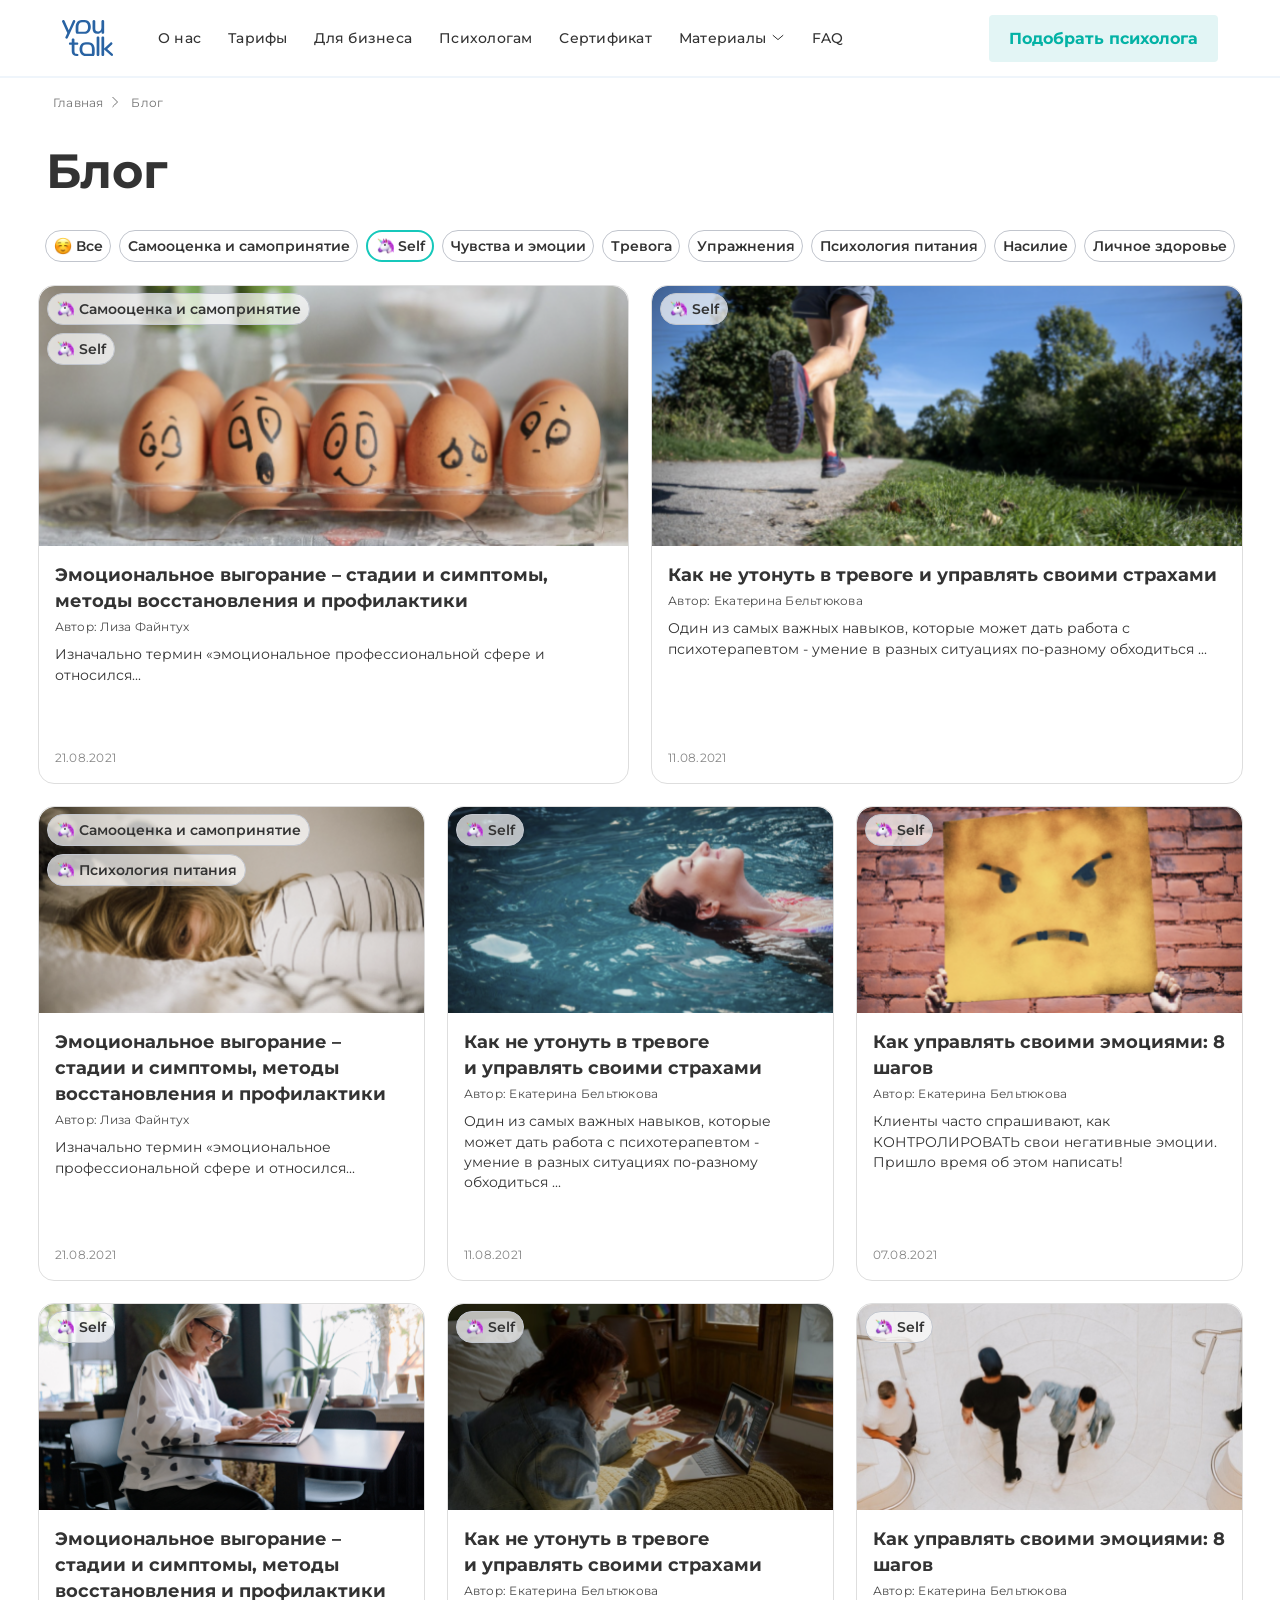
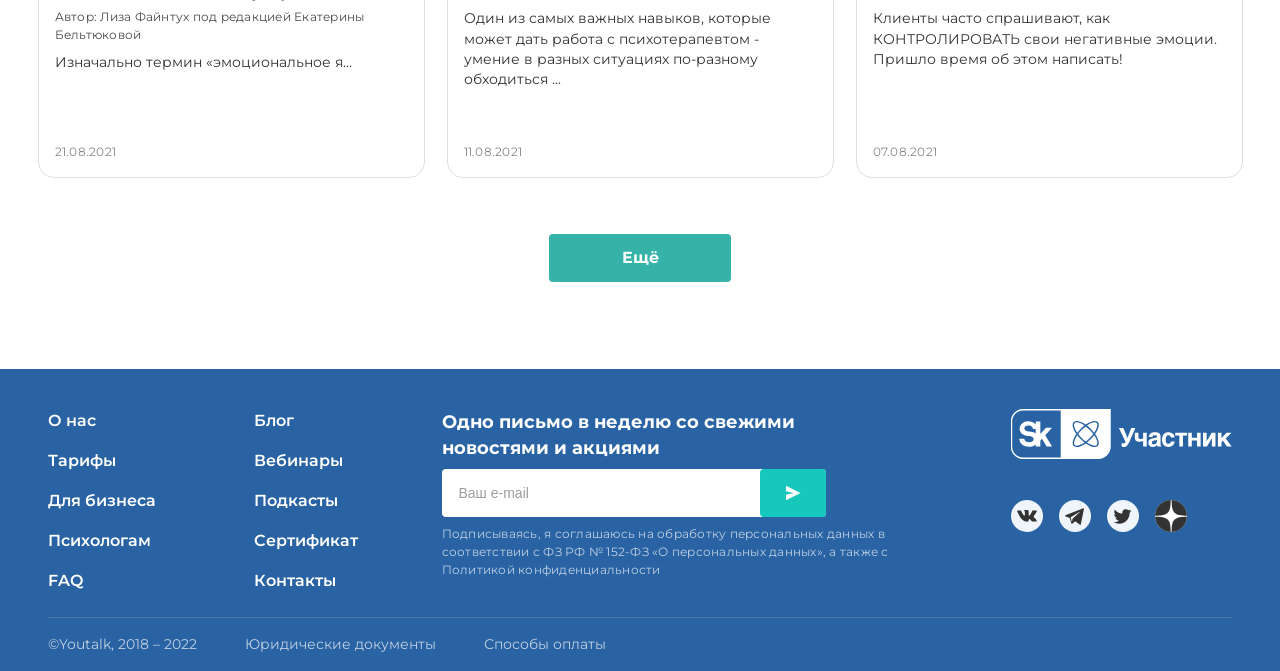
<file: index.html>
<!DOCTYPE html>
<html lang="ru">

<head>
    <meta charset="UTF-8">
    <meta name="viewport" content="width=device-width, initial-scale=1.0">
    <meta http-equiv="refresh" content="0; url=blog.html">
    <title>YouTalk | Redirect</title>
    <script>
        window.location.replace('blog.html');
    </script>
</head>
<body>
<p><a href="blog.html">Перейти в блог</a></p>
</body>

</html>
</file>
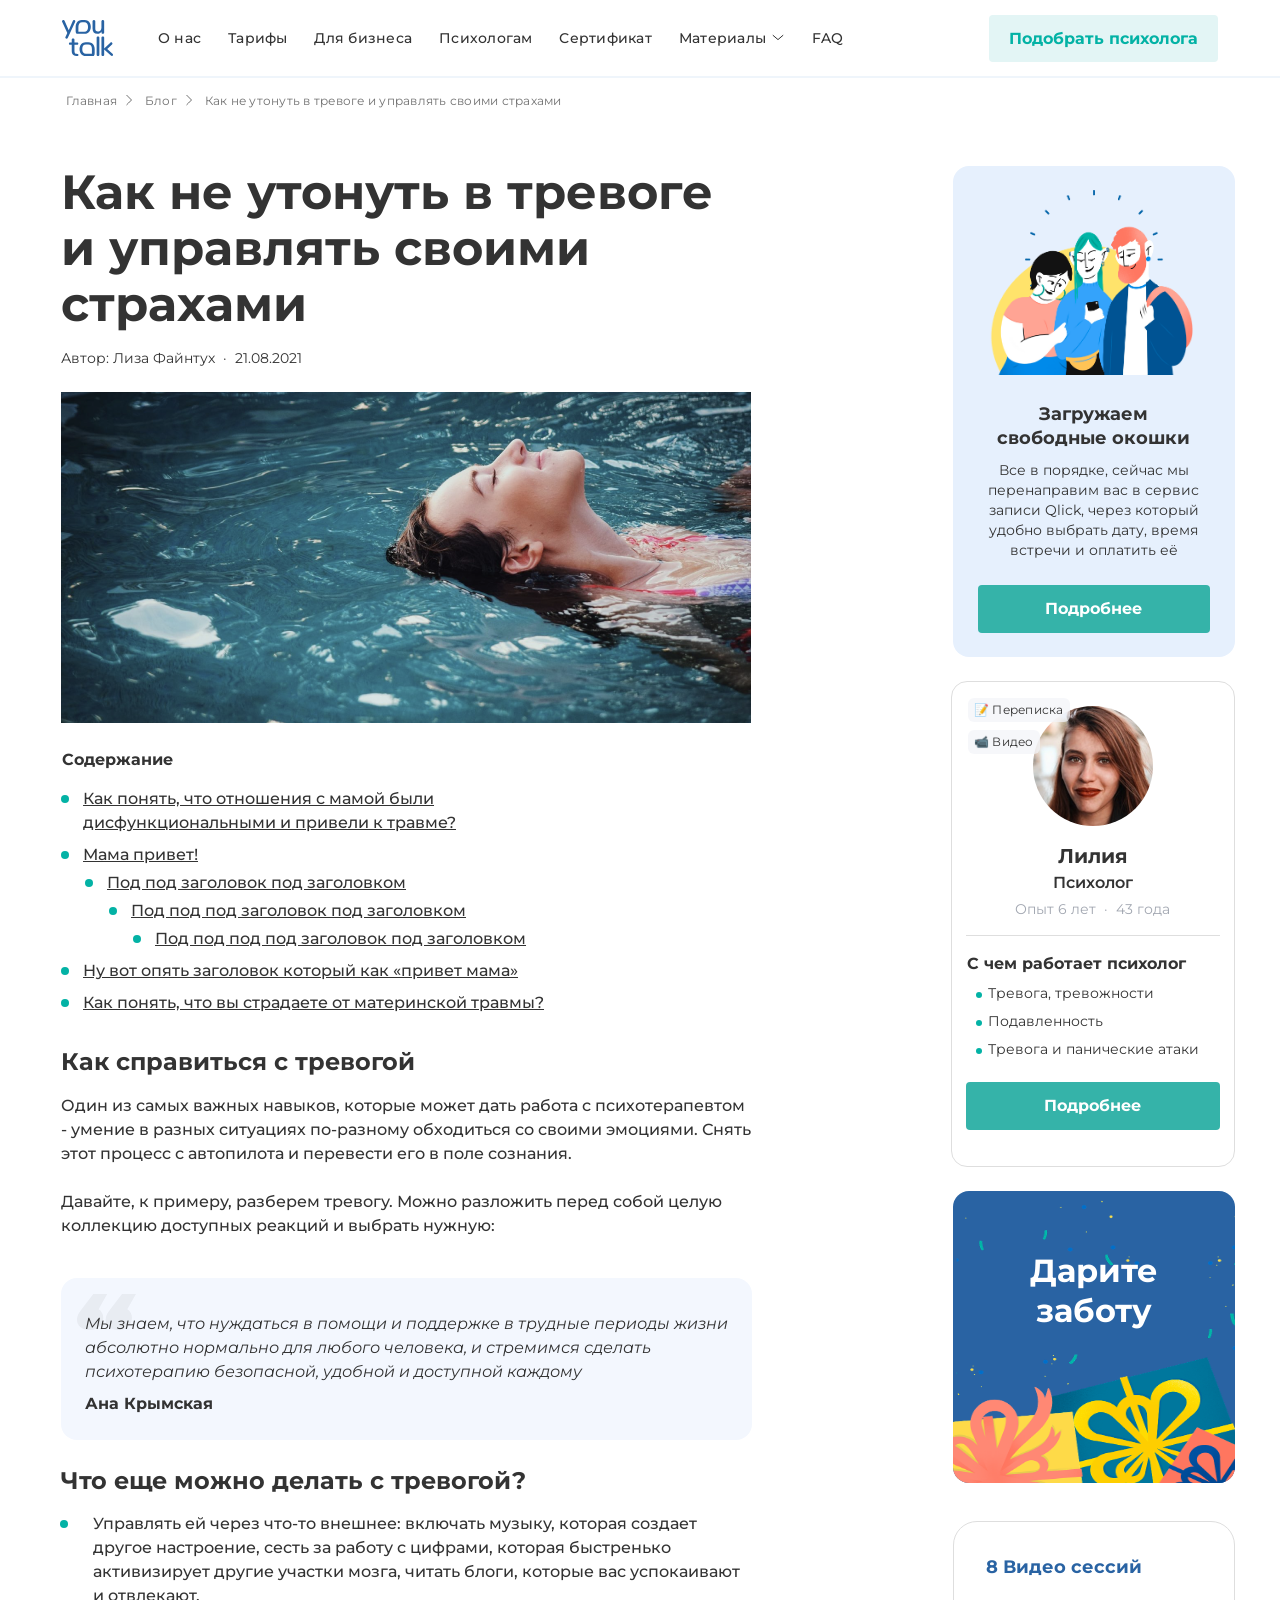
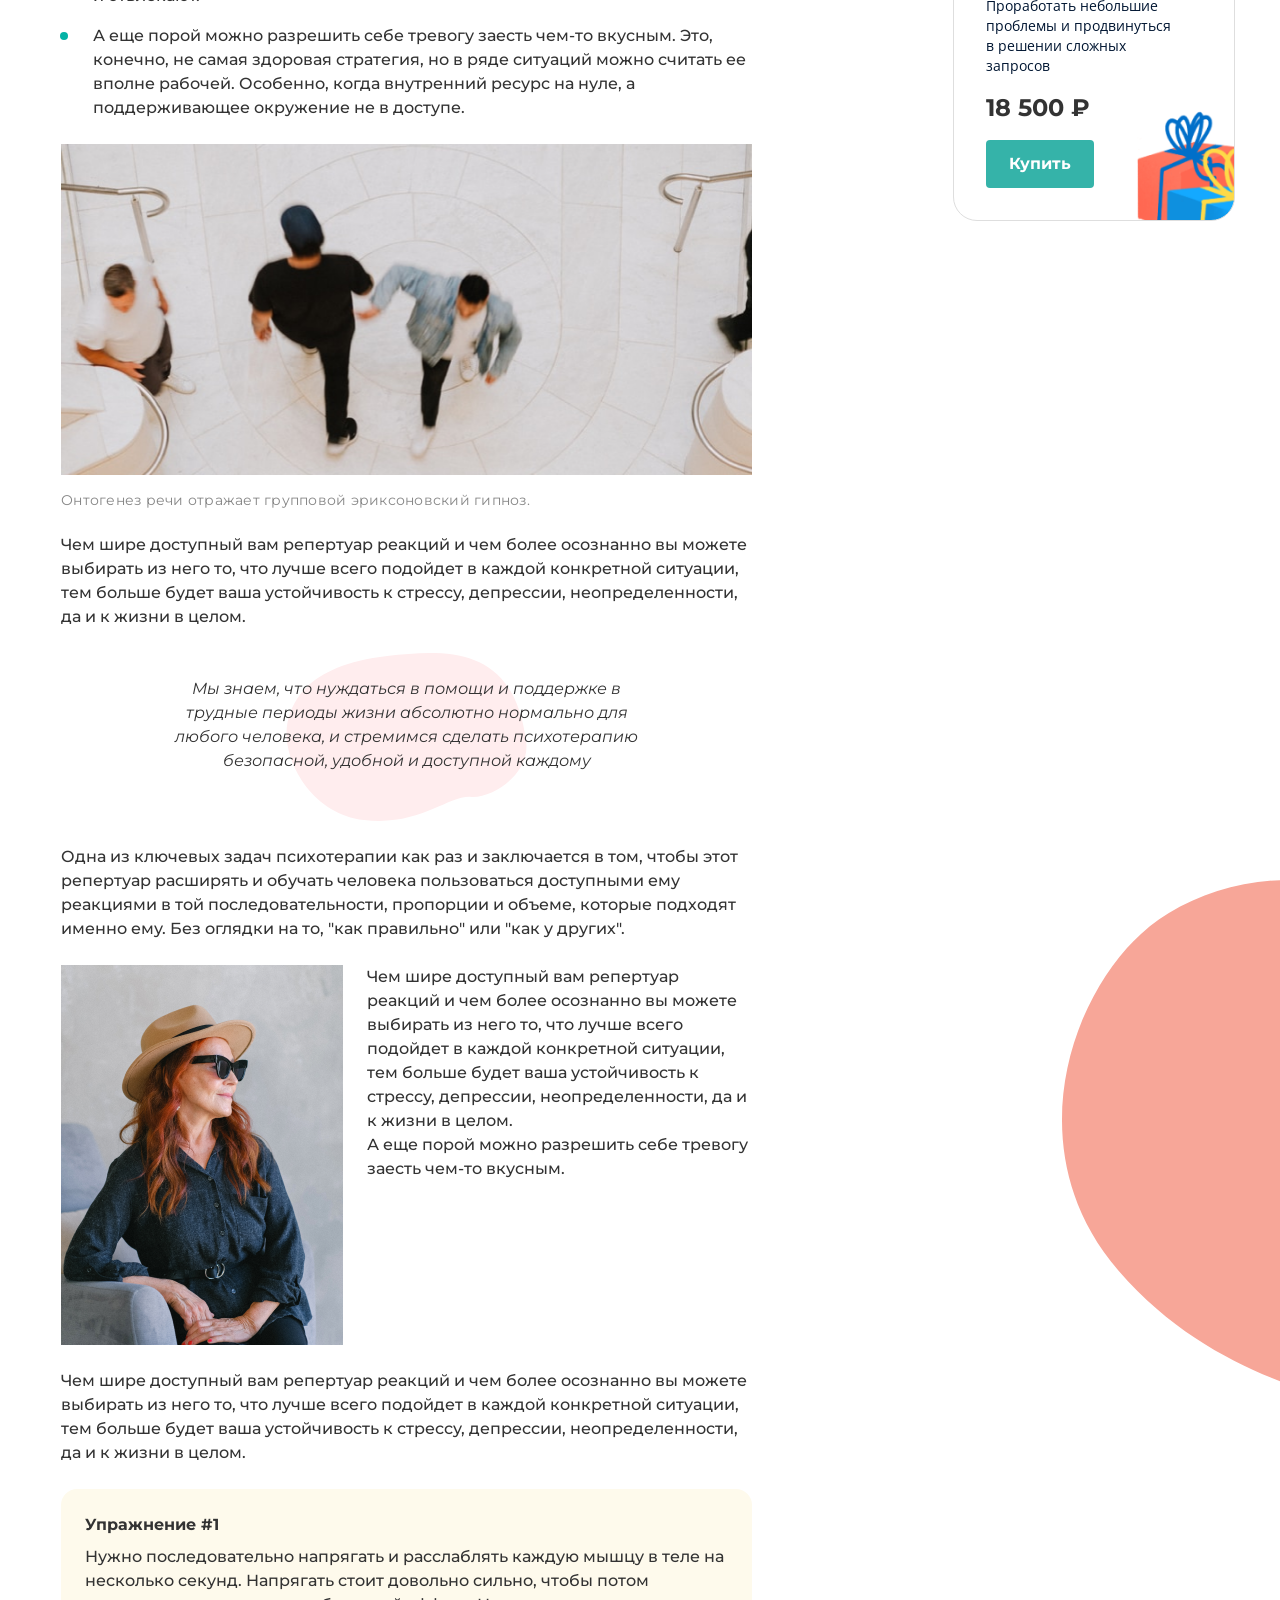
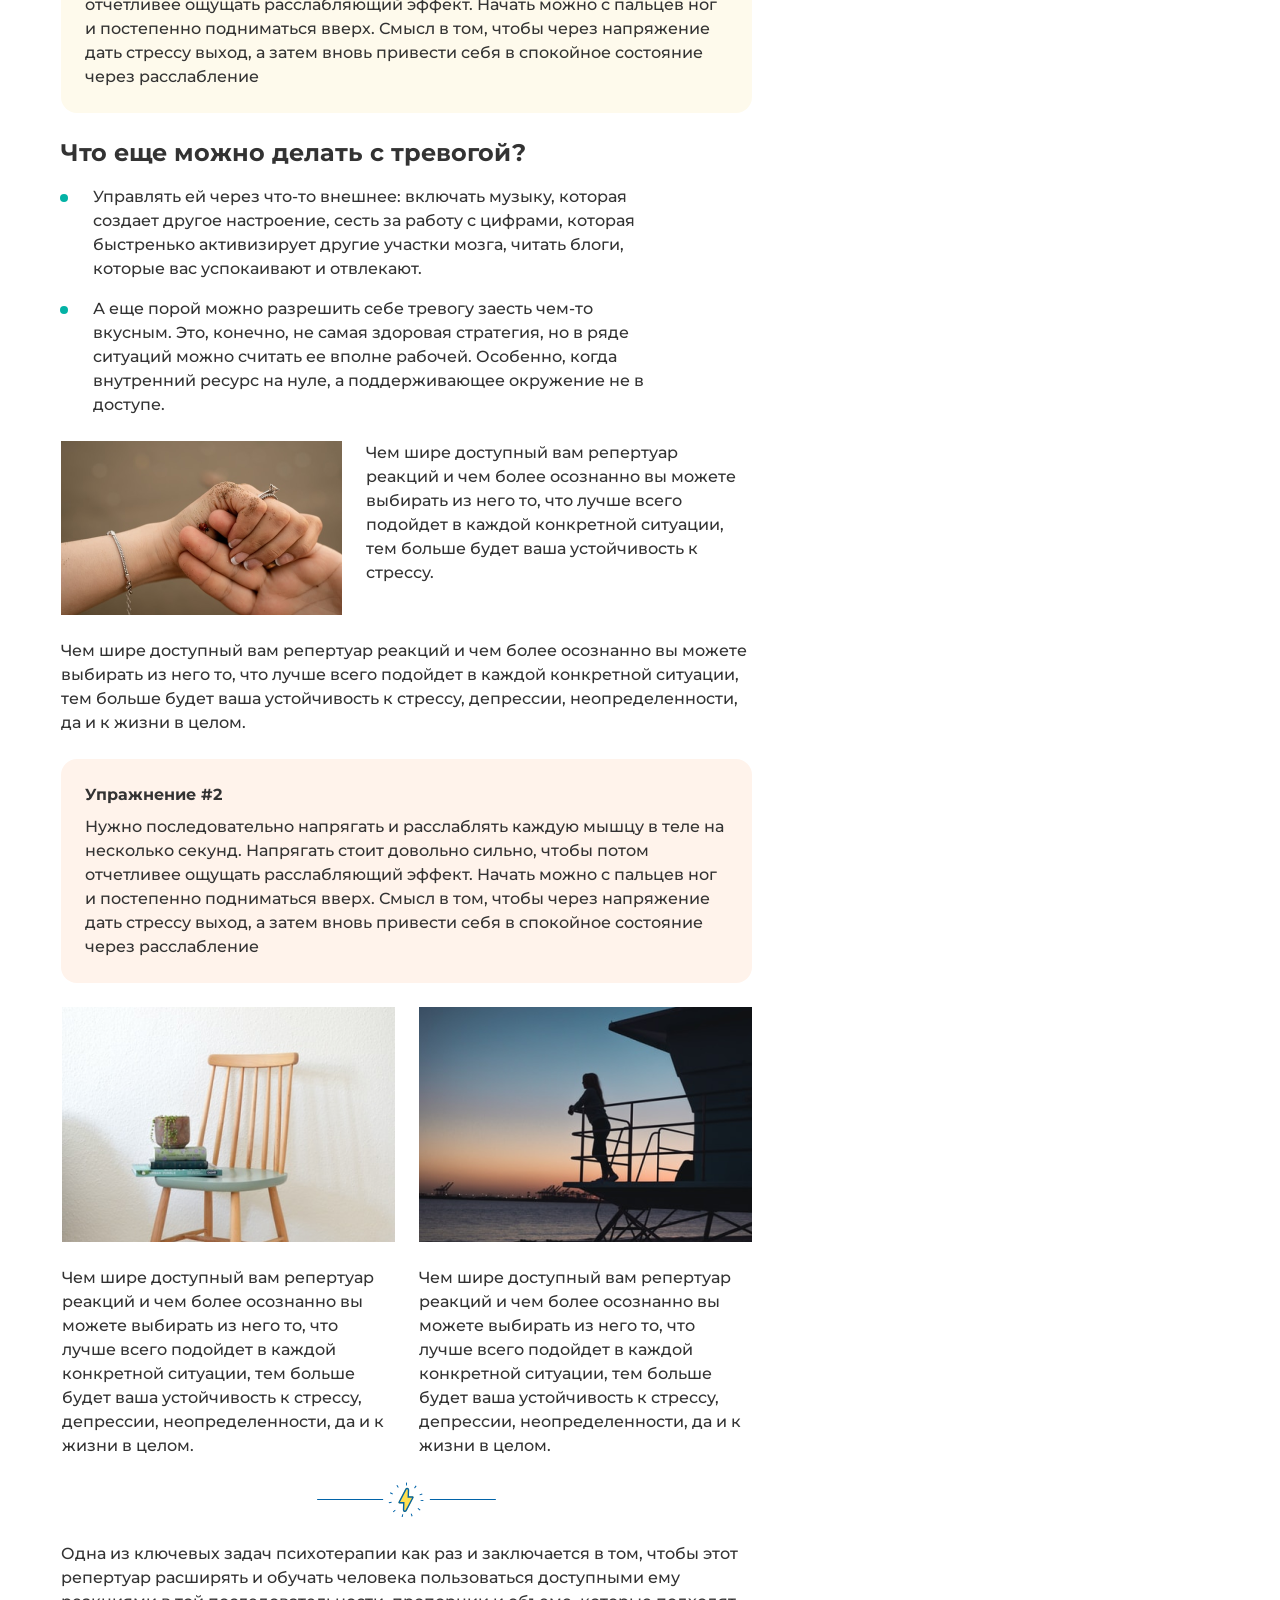
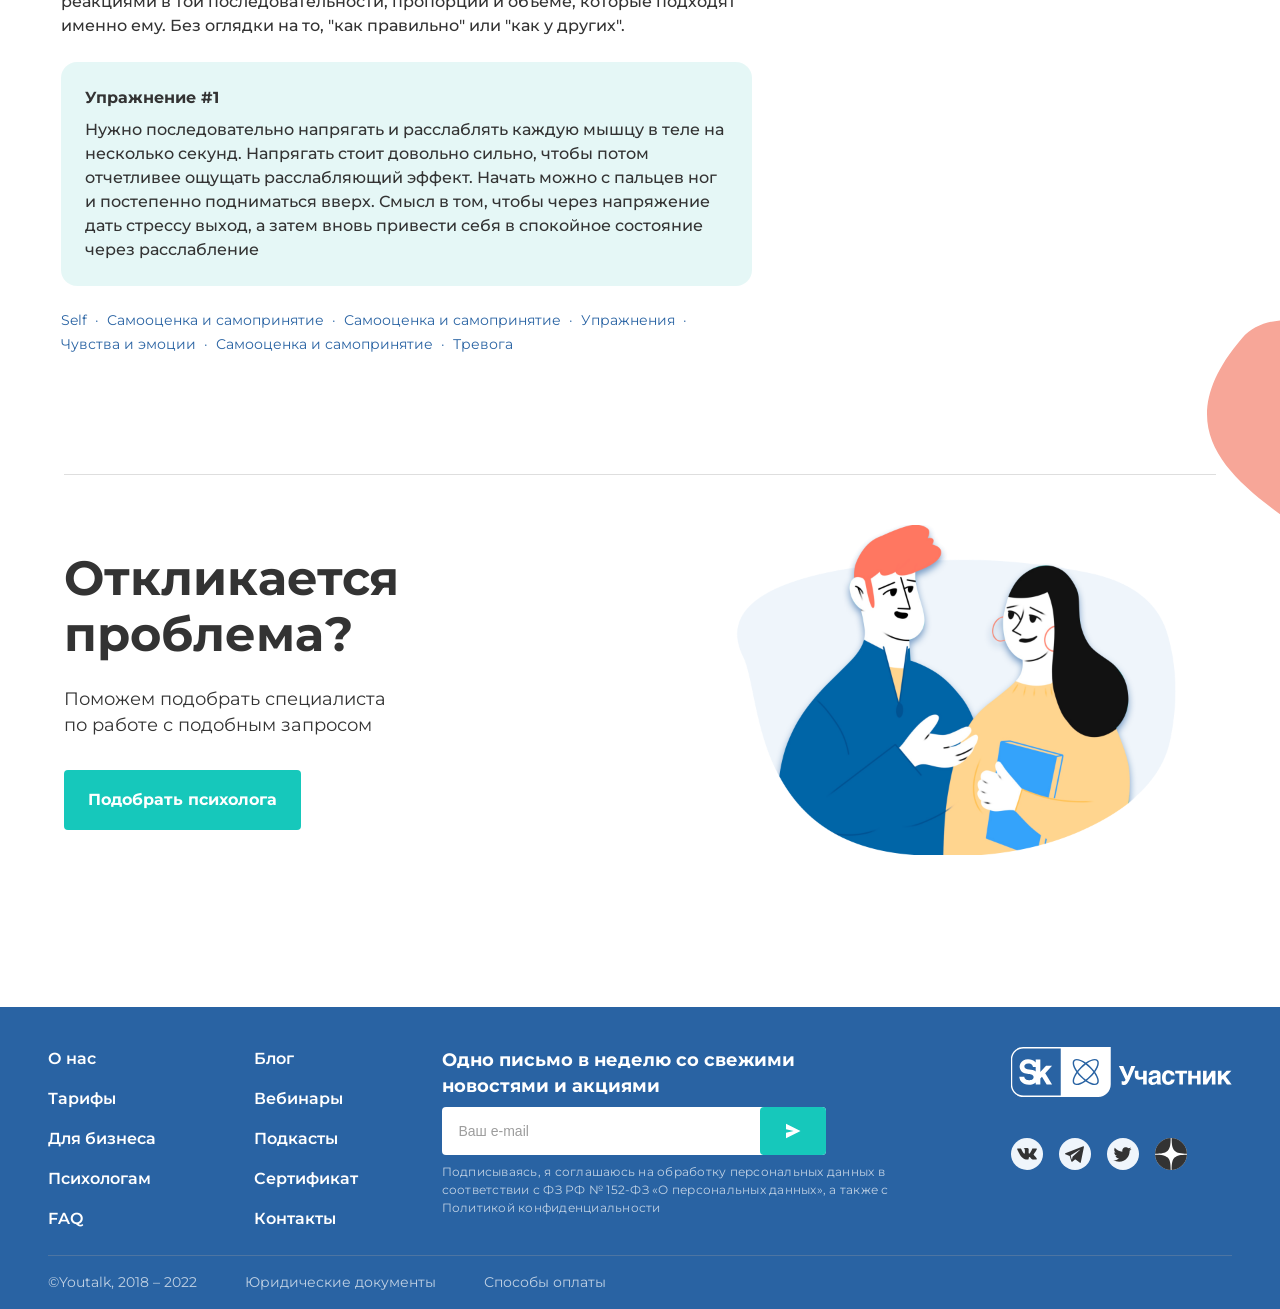
<file: article.html>
<!DOCTYPE html>
<html lang="ru">

<head>
    <meta charset="UTF-8">
    <meta name="viewport" content="width=device-width, initial-scale=1.0">
    <title>YouTalk | Blog</title>
    <link rel="preconnect" href="https://fonts.googleapis.com">
    <link rel="preconnect" href="https://fonts.gstatic.com" crossorigin>
    <link
            href="https://fonts.googleapis.com/css2?family=Montserrat:ital,wght@0,100;0,200;0,300;0,400;0,500;0,600;0,700;0,800;0,900;1,100;1,200;1,300;1,400;1,500;1,600;1,700;1,800;1,900&display=swap"
            rel="stylesheet">
    <link href="https://fonts.googleapis.com/css2?family=Open+Sans:ital,wght@0,300..800;1,300..800&display=swap"
          rel="stylesheet">
    <link rel="stylesheet" href="./css/header.css">
    <link rel="stylesheet" href="./css/blog.css">
    <link rel="stylesheet" href="./css/footer.css">
</head>

<body>
<header>
    <div class="header">
        <div class="header__logo-container">
            <a href="./">
                <img src="assets/logo-youtalk.svg" alt="На главную YouTalk"
                     class="header__site-logo">
            </a>
        </div>
        <div class="header__adaptive-container " id="adaptive-container">
            <nav class="header__navbar">
                <ul>
                    <li><a href="#">О нас</a></li>
                    <li><a href="#">Тарифы</a></li>
                    <li><a href="#">Для бизнеса</a></li>
                    <li><a href="#">Психологам</a></li>
                    <li><a href="#">Сертификат</a></li>
                    <li><a href="#">Материалы
                        <svg class="header__dropdown-icon" width="17" height="17"
                             viewBox="0 0 14 14" fill="none" aria-hidden="true" focusable="false">
                            <path d="M2.09998 4.8999L6.99998 9.0999L11.9 4.8999" stroke="#333333"
                                  stroke-linecap="round" stroke-linejoin="round"/>
                        </svg>
                    </a>
                        <div class="header__dropdown">
                            <a href="#" class="header__dropdown-link">Ссылка 1</a>
                            <a href="#" class="header__dropdown-link">Ссылка 2</a>
                            <a href="#" class="header__dropdown-link">Ссылка 3</a>
                        </div>
                    </li>
                    <li><a href="#">FAQ</a></li>
                </ul>
            </nav>
            <button class="header__btn">Подобрать психолога</button>
        </div>
        <button class="header__adaptive-link" type="button" aria-label="Открыть меню">
            <svg width="18" height="14"
                 viewBox="0 0 18 14" fill="none" aria-hidden="true" focusable="false">
                <path
                        d="M0 1C0 0.447715 0.447715 0 1 0H17C17.5523 0 18 0.447715 18 1C18 1.55228 17.5523 2 17 2H1C0.447716 2 0 1.55228 0 1ZM0 7C0 6.44772 0.447715 6 1 6H17C17.5523 6 18 6.44772 18 7C18 7.55228 17.5523 8 17 8H1C0.447716 8 0 7.55228 0 7ZM0 13C0 12.4477 0.447715 12 1 12H17C17.5523 12 18 12.4477 18 13C18 13.5523 17.5523 14 17 14H1C0.447716 14 0 13.5523 0 13Z"
                        fill="#03B2A5"/>
            </svg>
        </button>
    </div>
</header>
<main>
    <div>
        <section class="blog-container">
            <div class="blog-container__nav">
                <a href="#">Главная</a>
                <svg class="blog-container__breadcrumb-icon" width="16" height="16"
                     viewBox="0 0 16 16" fill="none"
                     aria-hidden="true" focusable="false">
                    <path d="M5.8125 12.6875L7.375 11.125L10.5 8L7.375 4.875L5.8125 3.3125"
                          stroke="#333333"
                          stroke-opacity="0.7" stroke-linecap="round" stroke-linejoin="round"/>
                </svg>
                <a href="blog.html">Блог</a>
                <svg class="blog-container__breadcrumb-icon" width="16" height="16"
                     viewBox="0 0 16 16" fill="none"
                     aria-hidden="true" focusable="false">
                    <path d="M5.8125 12.6875L7.375 11.125L10.5 8L7.375 4.875L5.8125 3.3125"
                          stroke="#333333"
                          stroke-opacity="0.7" stroke-linecap="round" stroke-linejoin="round"/>
                </svg>
                <a href="article.html">Как не утонуть в тревоге и управлять своими страхами</a>
            </div>
            <h1 class="blog-container__title">Как не утонуть в тревоге и управлять своими
                страхами</h1>
            <div class="blog-container__author-and-date">
                <div class="blog-container__author">Автор: Лиза Файнтух</div>
                <div>&middot;</div>
                <div class="blog-container__date">21.08.2021</div>
                <div>
                    <div>&middot;</div>
                    <div>Self</div>
                </div>
            </div>
            <div class="blog-container__img"><img src="assets/article-hero-woman-water.png"
                                                  alt="Обложка статьи">
            </div>
            <div class="blog-container__text-container">
                <div class="blog-container__nav-content">
                    <h4 class="blog-container__nav-title">Содержание</h4>
                    <ul>
                        <li><a href="#">Как понять, что отношения с мамой были дисфункциональными и
                            привели к
                            травме?</a></li>
                        <li>
                            <a href="#">Мама привет!</a>
                            <ul>
                                <li>
                                    <a href="#">Под под заголовок под заголовком</a>
                                    <ul>
                                        <li>
                                            <a href="#">Под под под заголовок под заголовком</a>
                                            <ul>
                                                <li>
                                                    <a href="#">Под под под под заголовок под
                                                        заголовком</a>
                                                </li>
                                            </ul>
                                        </li>
                                    </ul>
                                </li>
                            </ul>
                        </li>
                        <li><a href="#">Ну вот опять заголовок который как «привет мама»</a></li>
                        <li><a href="#">Как понять, что вы страдаете от материнской травмы?</a></li>
                    </ul>
                </div>
                <div>
                    <div class="blog-container__text">
                        <section class="blog-container__first-container"
                                 aria-labelledby="section-one">
                            <h3 id="section-one">Как справиться с тревогой</h3>
                            <p>Один из самых важных навыков, которые может дать работа с
                                психотерапевтом - умение в
                                разных ситуациях по-разному обходиться со своими эмоциями. Снять
                                этот процесс с
                                автопилота и перевести его в поле сознания.</p>
                            <p>Давайте, к примеру, разберем тревогу. Можно разложить перед собой
                                целую коллекцию
                                доступных реакций и выбрать нужную:</p>
                            <div class="blog-container__quote-container">
                                <blockquote>Мы знаем, что нуждаться в помощи и поддержке в трудные
                                    периоды жизни
                                    абсолютно нормально для любого человека, и стремимся сделать
                                    психотерапию
                                    безопасной, удобной и доступной каждому
                                </blockquote>
                                <cite>Ана Крымская</cite>
                                <svg class="blog-container__quote-icon" width="59" height="36"
                                     viewBox="0 0 59 36"
                                     fill="none" xmlns="http://www.w3.org/2000/svg">
                                    <path opacity="0.06"
                                          d="M21.5794 15.3529C23.0972 16.2941 24.2521 17.5 25.044 18.9706C25.8359 20.3824 26.2319 21.9706 26.2319 23.7353C26.2319 27.3824 24.879 30.3529 22.1733 32.6471C19.4677 34.8823 16.1351 36 12.1755 36C8.54598 36 5.60933 35.0294 3.3656 33.0882C1.12187 31.1471 0 28.6176 0 25.5C0 23.9118 0.329961 22.3824 0.989882 20.9118C1.6498 19.4412 2.87066 17.5588 4.65244 15.2647L16.333 0H30.1914L21.5794 15.3529ZM50.286 15.3529C51.8038 16.2941 52.9587 17.5 53.7506 18.9706C54.5425 20.3824 54.9384 21.9706 54.9384 23.7353C54.9384 27.3824 53.5856 30.3529 50.8799 32.6471C48.1742 34.8823 44.8416 36 40.8821 36C37.2525 36 34.3159 35.0294 32.0722 33.0882C29.8284 31.1471 28.7066 28.6176 28.7066 25.5C28.7066 23.9118 29.0365 22.3824 29.6964 20.9118C30.3564 19.4412 31.5772 17.5588 33.359 15.2647L45.0396 0H58.898L50.286 15.3529Z"
                                          fill="#333333"/>
                                </svg>
                            </div>
                        </section>
                        <section class="blog-container__second-container"
                                 aria-labelledby="section-two">
                            <h3 id="section-two">Что еще можно делать с тревогой?</h3>
                            <ul>
                                <li>Управлять ей через что-то внешнее: включать музыку, которая
                                    создает другое
                                    настроение, сесть за работу с цифрами, которая быстренько
                                    активизирует другие
                                    участки мозга, читать блоги, которые вас успокаивают и
                                    отвлекают.
                                </li>
                                <li>А еще порой можно разрешить себе тревогу заесть чем-то вкусным.
                                    Это, конечно, не
                                    самая здоровая стратегия, но в ряде ситуаций можно считать ее
                                    вполне рабочей.
                                    Особенно, когда внутренний ресурс на нуле, а поддерживающее
                                    окружение не в
                                    доступе.
                                </li>
                            </ul>
                            <div class="blog-container__image-container">
                                <img src="assets/article-photo-stairs-top-view.png"
                                     alt="Фотография, используемая в статье">
                                <div>Онтогенез речи отражает групповой эриксоновский гипноз.</div>
                            </div>
                            <p>Чем шире доступный вам репертуар реакций и чем более осознанно вы
                                можете выбирать из
                                него то, что лучше всего подойдет в каждой конкретной ситуации, тем
                                больше будет
                                ваша устойчивость к стрессу, депрессии, неопределенности, да и к
                                жизни в целом.</p>
                            <div>Мы знаем, что нуждаться в помощи и поддержке в трудные периоды
                                жизни абсолютно
                                нормально для любого человека, и стремимся сделать психотерапию
                                безопасной, удобной
                                и доступной каждому
                            </div>
                            <p>Одна из ключевых задач психотерапии как раз и заключается в том,
                                чтобы этот репертуар
                                расширять и обучать человека пользоваться доступными ему реакциями в
                                той
                                последовательности, пропорции и объеме, которые подходят именно ему.
                                Без оглядки на
                                то, "как правильно" или "как у других".</p>
                            <div>
                                <img src="assets/article-photo-red-haired-woman.png"
                                     alt="Портрет женщины">
                                <p>Чем шире доступный вам репертуар реакций и чем более осознанно вы
                                    можете выбирать
                                    из него то, что лучше всего подойдет в каждой конкретной
                                    ситуации, тем больше
                                    будет ваша устойчивость к стрессу, депрессии, неопределенности,
                                    да и к жизни в
                                    целом. <br>А еще порой можно разрешить себе тревогу заесть
                                    чем-то вкусным. </p>
                            </div>
                            <p>Чем шире доступный вам репертуар реакций и чем более осознанно вы
                                можете выбирать из
                                него то, что лучше всего подойдет в каждой конкретной ситуации, тем
                                больше будет
                                ваша устойчивость к стрессу, депрессии, неопределенности, да и к
                                жизни в целом.</p>
                            <div class="blog-container__article-container">
                                <h4 id="exercise-one">Упражнение #1</h4>
                                <p>Нужно последовательно напрягать и расслаблять каждую мышцу в теле
                                    на несколько
                                    секунд. Напрягать стоит довольно сильно, чтобы потом отчетливее
                                    ощущать
                                    расслабляющий эффект. Начать можно с пальцев ног и постепенно
                                    подниматься вверх.
                                    Смысл в том, чтобы через напряжение дать стрессу выход, а затем
                                    вновь привести
                                    себя в спокойное состояние через расслабление</p>
                            </div>
                        </section>
                        <section class="blog-container__third-container">
                            <div>
                                <h3>Что еще можно делать с тревогой?</h3>
                                <ul>
                                    <li>Управлять ей через что-то внешнее: включать музыку, которая
                                        создает другое
                                        настроение, сесть за работу с цифрами, которая быстренько
                                        активизирует
                                        другие участки мозга, читать блоги, которые вас успокаивают
                                        и отвлекают.
                                    </li>
                                    <li>А еще порой можно разрешить себе тревогу заесть чем-то
                                        вкусным. Это,
                                        конечно, не самая здоровая стратегия, но в ряде ситуаций
                                        можно считать ее
                                        вполне рабочей. Особенно, когда внутренний ресурс на нуле, а
                                        поддерживающее
                                        окружение не в доступе.
                                    </li>
                                </ul>
                            </div>
                            <div>
                                <img src="assets/article-photo-hands.png"
                                     alt="Фотография, используемая в тексте статьи">
                                <p>Чем шире доступный вам репертуар реакций и чем более осознанно вы
                                    можете выбирать
                                    из него то, что лучше всего подойдет в каждой конкретной
                                    ситуации, тем больше
                                    будет ваша устойчивость к стрессу.</p>
                            </div>
                            <p>Чем шире доступный вам репертуар реакций и чем более осознанно вы
                                можете выбирать из
                                него то, что лучше всего подойдет в каждой конкретной ситуации, тем
                                больше будет
                                ваша устойчивость к стрессу, депрессии, неопределенности, да и к
                                жизни в целом.</p>
                            <div class="blog-container__article-container">
                                <h4 id="exercise-two">Упражнение #2</h4>
                                <p>Нужно последовательно напрягать и расслаблять каждую мышцу в теле
                                    на несколько
                                    секунд. Напрягать стоит довольно сильно, чтобы потом отчетливее
                                    ощущать
                                    расслабляющий эффект. Начать можно с пальцев ног и постепенно
                                    подниматься вверх.
                                    Смысл в том, чтобы через напряжение дать стрессу выход, а затем
                                    вновь привести
                                    себя в спокойное состояние через расслабление</p>
                            </div>
                            <div>
                                <div class="blog-container__vertical-card">
                                    <img src="assets/article-photo-chair-books.png"
                                         alt="Фотография, используемая в тексте статьи">
                                    <p>Чем шире доступный вам репертуар реакций и чем более
                                        осознанно вы можете
                                        выбирать из него то, что лучше всего подойдет в каждой
                                        конкретной ситуации,
                                        тем больше будет ваша устойчивость к стрессу, депрессии,
                                        неопределенности,
                                        да и к жизни в целом.</p>
                                </div>
                                <div class="blog-container__vertical-card">
                                    <img src="assets/article-photo-lifeguard-sunset.png"
                                         alt="Фотография, используемая в тексте статьи">
                                    <p>Чем шире доступный вам репертуар реакций и чем более
                                        осознанно вы можете
                                        выбирать из него то, что лучше всего подойдет в каждой
                                        конкретной ситуации,
                                        тем больше будет ваша устойчивость к стрессу, депрессии,
                                        неопределенности,
                                        да и к жизни в целом.</p>
                                </div>
                            </div>
                            <img src="assets/article-divider-lightning.svg"
                                 alt="Изображение, разделяющее текст">
                            <p>Одна из ключевых задач психотерапии как раз и заключается в том,
                                чтобы этот репертуар
                                расширять и обучать человека пользоваться доступными ему реакциями в
                                той
                                последовательности, пропорции и объеме, которые подходят именно ему.
                                Без оглядки на
                                то, "как правильно" или "как у других".</p>
                            <div class="blog-container__article-container">
                                <h4>Упражнение #1</h4>
                                <p>Нужно последовательно напрягать и расслаблять каждую мышцу в теле
                                    на несколько
                                    секунд. Напрягать стоит довольно сильно, чтобы потом отчетливее
                                    ощущать
                                    расслабляющий эффект. Начать можно с пальцев ног и постепенно
                                    подниматься вверх.
                                    Смысл в том, чтобы через напряжение дать стрессу выход, а затем
                                    вновь привести
                                    себя в спокойное состояние через расслабление</p>
                            </div>
                            <div class="blog-container__categories-container">
                                <div>Self</div>
                                <div> &middot;</div>
                                <div>Самооценка и самопринятие</div>
                                <div>&middot;</div>
                                <div>Самооценка и самопринятие</div>
                                <div>&middot;</div>
                                <div>Упражнения</div>
                                <div>&middot;</div>
                                <div>Чувства и эмоции</div>
                                <div>&middot;</div>
                                <div>Самооценка и самопринятие</div>
                                <div>&middot;</div>
                                <div>Тревога</div>
                            </div>
                        </section>
                    </div>
                </div>
            </div>
        </section>
        <aside class="aside-content">
            <article class="aside-content__card">
                <img src="assets/free-slots-illustration.png"
                     alt="Изображение, используемое в карточке доп.информации">
                <div>
                    <h3>Загружаем свободные окошки</h3>
                    <p>Все в порядке, сейчас мы перенаправим вас в сервис записи Qlick, через
                        который удобно выбрать
                        дату, время встречи и оплатить её</p>
                </div>
                <button>Подробнее</button>
            </article>
            <article class="aside-content__card--psychologist">
                <img src="assets/psychologist-lilia-photo.png" alt="Портрет психолога">
                <div class="aside-content__card-heading">
                    <h3>Лилия</h3>
                    <h4>Психолог</h4>
                    <div>
                        <div>Опыт 6 лет</div>
                        <div>&middot;</div>
                        <div>43 года</div>
                    </div>
                </div>
                <div class="aside-content__card-footer">
                    <h3>С чем работает психолог</h3>
                    <ul>
                        <li>Тревога, тревожности</li>
                        <li>Подавленность</li>
                        <li>Тревога и панические атаки</li>
                    </ul>
                    <button>Подробнее</button>
                </div>
                <div class="aside-content__category-container">
                    <div class="aside-content__category">
                        <div>📝 Переписка</div>
                    </div>
                    <div class="aside-content__category">
                        <div>📹 Видео</div>
                    </div>
                </div>
            </article>
            <article class="aside-content__card--gift">
                <div class="aside-content__gift-text">
                    <h3>Дарите заботу</h3>
                </div>
                <div class="aside-content__gift-placeholder">
                    <img src="assets/gifts.png" alt="Изображение подарков">
                </div>
            </article>
            <article class="aside-content__card--price">
                <h3>8 Видео сессий</h3>
                <p>Проработать небольшие проблемы и продвинуться в решении сложных запросов</p>
                <div class="aside-content__card-price">18 500 &#8381;</div>
                <button>Купить</button>
            </article>
        </aside>
    </div>
    <div class="problem-cta">
        <div class="problem-cta__content">
            <h2>Откликается проблема?</h2>
            <p>Поможем подобрать специалиста по работе с подобным запросом</p>
            <button>Подобрать психолога</button>
        </div>
        <img class="problem-cta__image" src="assets/support-selection-illustration.png"
             alt="Психологическая поддержка">
    </div>
</main>
<footer>
    <div class="footer-container">
        <div class="footer-container__top-links">
            <nav class="footer-container__nav-footer">
                <div class="footer-container__left-col">
                    <ul>
                        <li class="footer-container__nav-item"><a href="#"
                                                                  class="footer-container__nav-link">О
                            нас</a></li>
                        <li class="footer-container__nav-item"><a href="#"
                                                                  class="footer-container__nav-link">Тарифы</a>
                        </li>
                        <li class="footer-container__nav-item"><a href="#"
                                                                  class="footer-container__nav-link">Для
                            бизнеса</a></li>
                        <li class="footer-container__nav-item"><a href="#"
                                                                  class="footer-container__nav-link">Психологам</a>
                        </li>
                        <li class="footer-container__nav-item"><a href="#"
                                                                  class="footer-container__nav-link">FAQ</a>
                        </li>
                    </ul>
                </div>
                <div class="footer-container__right-col">
                    <ul>
                        <li class="footer-container__nav-item"><a href="#"
                                                                  class="footer-container__nav-link">Блог</a>
                        </li>
                        <li class="footer-container__nav-item"><a href="#"
                                                                  class="footer-container__nav-link">Вебинары</a>
                        </li>
                        <li class="footer-container__nav-item"><a href="#"
                                                                  class="footer-container__nav-link">Подкасты</a>
                        </li>
                        <li class="footer-container__nav-item"><a href="#"
                                                                  class="footer-container__nav-link">Сертификат</a>
                        </li>
                        <li class="footer-container__nav-item"><a href="#"
                                                                  class="footer-container__nav-link">Контакты</a>
                        </li>
                    </ul>
                </div>
            </nav>
            <form class="footer-container__input-group">
                <label for="FormEmail" class="footer-container__input-label">Одно письмо в неделю со
                    свежими
                    новостями и акциями</label>
                <div class="footer-container__input-container">
                    <input type="email" placeholder="Ваш e-mail" id="FormEmail"
                           class="footer-container__input">
                    <button type="submit" class="footer-container__btn"
                            aria-label="Подписаться на рассылку">
                        <svg class="footer-container__send-icon" width="24" height="24"
                             viewBox="0 0 24 24"
                             fill="none" aria-hidden="true" focusable="false">
                            <path d="M5 4.75L19.5 12L5 19.25V13.7L12.6 12L5 10.3V4.75Z"
                                  fill="white"/>
                        </svg>
                    </button>
                </div>
                <p class="footer-container__input-description">Подписываясь, я соглашаюсь на
                    обработку персональных
                    данных в соответствии с ФЗ РФ № 152-ФЗ «О персональных данных», а также с
                    Политикой
                    конфиденциальности</p>
            </form>
            <div class="footer-container__member-container">
                <img src="assets/logo-skolkovo-member.svg" alt="Участник Сколково">
                <div class="footer-container__social-container">
                    <div><a href="https://vk.com/" target="_blank" rel="noopener noreferrer"
                            aria-label="VK">
                        <svg
                                class="footer-container__socicon" width="20" height="12"
                                viewBox="0 0 20 12"
                                fill="none" aria-hidden="true" focusable="false">
                            <path
                                    d="M19.8217 10.5411C19.768 10.4479 19.4355 9.69956 17.8353 8.16152C16.1602 6.55099 16.3852 6.81251 18.4029 4.02774C19.6317 2.33176 20.123 1.29605 19.9692 0.853278C19.823 0.431225 18.9192 0.542564 18.9192 0.542564L15.9139 0.560689C15.9139 0.560689 15.6914 0.529618 15.5252 0.631894C15.3639 0.732876 15.2601 0.965912 15.2601 0.965912C15.2601 0.965912 14.7839 2.27868 14.1488 3.39466C12.81 5.74961 12.2737 5.87389 12.0549 5.7276C11.5461 5.38711 11.6736 4.35787 11.6736 3.62769C11.6736 1.34524 12.0074 0.39368 11.0223 0.147699C10.6948 0.0661363 10.4548 0.0117614 9.61848 0.00269895C8.54591 -0.00895281 7.63709 0.00658289 7.1233 0.266806C6.78078 0.440288 6.51701 0.827385 6.67827 0.849394C6.87703 0.876582 7.32707 0.974974 7.56583 1.31158C7.87461 1.74529 7.86336 2.72144 7.86336 2.72144C7.86336 2.72144 8.04087 5.40782 7.44958 5.74184C7.0433 5.97099 6.487 5.50363 5.29317 3.36618C4.68187 2.2722 4.21934 1.06172 4.21934 1.06172C4.21934 1.06172 4.13058 0.836448 3.97182 0.716046C3.77931 0.569752 3.50929 0.523145 3.50929 0.523145L0.651577 0.54127C0.651577 0.54127 0.222795 0.554216 0.0652839 0.747118C-0.0747264 0.919305 0.054033 1.27404 0.054033 1.27404C0.054033 1.27404 2.2917 6.6947 4.82438 9.42768C7.1483 11.9328 9.786 11.7684 9.786 11.7684H10.9811C10.9811 11.7684 11.3424 11.727 11.5261 11.5211C11.6961 11.3321 11.6899 10.9774 11.6899 10.9774C11.6899 10.9774 11.6661 9.31634 12.4112 9.07166C13.145 8.83085 14.0876 10.677 15.0864 11.3878C15.8414 11.925 16.4152 11.8072 16.4152 11.8072L19.0867 11.7684C19.0867 11.7684 20.4843 11.6791 19.8217 10.5411Z"
                                    fill="#333333"/>
                        </svg>
                    </a></div>
                    <div><a href="https://web.telegram.org/k/" target="_blank"
                            rel="noopener noreferrer"
                            aria-label="Telegram">
                        <svg class="footer-container__socicon" width="16" height="14"
                             viewBox="0 0 16 14" fill="none" aria-hidden="true" focusable="false">
                            <path
                                    d="M0.282608 6.76936L3.96933 8.16383L5.39632 12.8146C5.48763 13.1125 5.84704 13.2226 6.0856 13.0249L8.14064 11.3271C8.35606 11.1492 8.66288 11.1404 8.88801 11.306L12.5946 14.0331C12.8498 14.2211 13.2113 14.0794 13.2753 13.7669L15.9906 0.530734C16.0604 0.189359 15.7295 -0.0954258 15.4087 0.0302926L0.278288 5.94549C-0.0950996 6.09142 -0.0918463 6.62716 0.282608 6.76936ZM5.16635 7.42152L12.3716 2.92425C12.5011 2.84366 12.6343 3.0211 12.5231 3.12564L6.5767 8.72729C6.36768 8.92446 6.23286 9.18833 6.19467 9.47474L5.99211 10.996C5.96528 11.1991 5.68373 11.2193 5.62843 11.0227L4.84939 8.24863C4.76016 7.93223 4.89019 7.59426 5.16635 7.42152Z"
                                    fill="#333333"/>
                        </svg>
                    </a></div>
                    <div><a href="https://twitter.com/" target="_blank" rel="noopener noreferrer"
                            aria-label="Twitter">
                        <svg class="footer-container__socicon" width="18" height="18"
                             viewBox="0 0 18 18" fill="none" aria-hidden="true" focusable="false">
                            <path
                                    d="M17.4702 3.71327C16.834 3.99468 16.1593 4.1795 15.4685 4.26161C16.1967 3.82613 16.7416 3.14078 17.0019 2.33327C16.3185 2.73994 15.5694 3.02494 14.7885 3.17911C14.264 2.61792 13.5688 2.24574 12.811 2.12043C12.0532 1.99511 11.2752 2.12368 10.5979 2.48615C9.9207 2.84862 9.3822 3.42468 9.06614 4.12477C8.75008 4.82486 8.67417 5.60976 8.85021 6.35744C7.46447 6.28798 6.10882 5.92788 4.87128 5.30049C3.63374 4.67311 2.54198 3.79248 1.66688 2.71577C1.35712 3.24781 1.19434 3.85263 1.19521 4.46827C1.19521 5.67661 1.81021 6.74411 2.74521 7.36911C2.19188 7.35169 1.65074 7.20226 1.16688 6.93327V6.9766C1.16704 7.78136 1.44552 8.56129 1.95508 9.18415C2.46465 9.80702 3.17394 10.2345 3.96271 10.3941C3.44905 10.5333 2.91046 10.5538 2.38771 10.4541C2.6101 11.1468 3.04355 11.7526 3.62737 12.1867C4.21119 12.6208 4.91615 12.8614 5.64354 12.8749C4.92061 13.4427 4.09286 13.8624 3.20761 14.1101C2.32236 14.3577 1.39698 14.4285 0.484375 14.3183C2.07746 15.3428 3.93196 15.8867 5.82604 15.8849C12.2369 15.8849 15.7427 10.5741 15.7427 5.96827C15.7427 5.81827 15.7385 5.66661 15.7319 5.51827C16.4143 5.02508 17.0032 4.41412 17.471 3.71411L17.4702 3.71327Z"
                                    fill="#333333"/>
                        </svg>
                    </a></div>
                    <div><a href="https://dzen.ru/" target="_blank" rel="noopener noreferrer"
                            aria-label="Яндекс Дзен">
                        <svg class="footer-container__socicon" width="32" height="32"
                             viewBox="0 0 32 32" fill="none" aria-hidden="true" focusable="false">
                            <path
                                    d="M0 16C0 7.16343 7.16343 0 16 0C24.8366 0 32 7.16343 32 16C32 24.8366 24.8366 32 16 32C7.16343 32 0 24.8366 0 16Z"
                                    fill="#333333"/>
                            <path fill-rule="evenodd" clip-rule="evenodd"
                                  d="M15.6762 0C15.6006 6.58251 15.1702 10.2664 12.7183 12.7183C10.2664 15.1702 6.58251 15.6006 0 15.6762V16.6315C6.58251 16.707 10.2664 17.1375 12.7183 19.5894C15.1317 22.0028 15.5866 25.6099 15.6724 32H16.6353C16.721 25.6099 17.1759 22.0028 19.5894 19.5894C22.0028 17.1759 25.6099 16.721 32 16.6353V15.6723C25.6099 15.5866 22.0028 15.1317 19.5894 12.7183C17.1375 10.2664 16.707 6.58251 16.6315 0H15.6762Z"
                                  fill="white"/>
                        </svg>
                    </a></div>
                </div>
            </div>
        </div>
        <div class="footer-container__bottom-links">
            <div class="footer-container__ps">&copy;Youtalk, 2018 &ndash; 2022</div>
            <a href="#" class="footer-container__link">Юридические документы</a>
            <a href="#" class="footer-container__link">Способы оплаты</a>
        </div>
    </div>
</footer>
<script>
    (function () {
        var btn = document.querySelector('.header__adaptive-link');
        var menu = document.querySelector('.header__adaptive-container');
        var headerEl = document.querySelector('header');
        var materialsLi = document.querySelector('.header__navbar > ul > li:nth-last-of-type(2)');
        var materialsLink = materialsLi ? materialsLi.querySelector('a') : null;

        function openMenu() {
            menu.classList.add('active');
            if (headerEl) {
                headerEl.classList.add('menu-open');
            }
        }

        function closeMenu() {
            menu.classList.remove('active');
            if (headerEl) {
                headerEl.classList.remove('menu-open');
            }
            if (materialsLi) {
                materialsLi.classList.remove('open');
            }
        }

        if (btn && menu) {
            btn.addEventListener('click', function () {
                if (menu.classList.contains('active')) {
                    closeMenu();
                } else {
                    openMenu();
                }
            });

            window.addEventListener('resize', function () {
                if (getComputedStyle(btn).display === 'none') {
                    closeMenu();
                }
            });
        }

        if (materialsLink && materialsLi) {
            materialsLink.addEventListener('click', function (e) {
                if (menu.classList.contains('active')) {
                    e.preventDefault();
                    materialsLi.classList.toggle('open');
                }
            });

            document.addEventListener('click', function (e) {
                if (!materialsLi.contains(e.target)) {
                    materialsLi.classList.remove('open');
                }
            });
        }
    }());
</script>
</body>

</html>
</file>
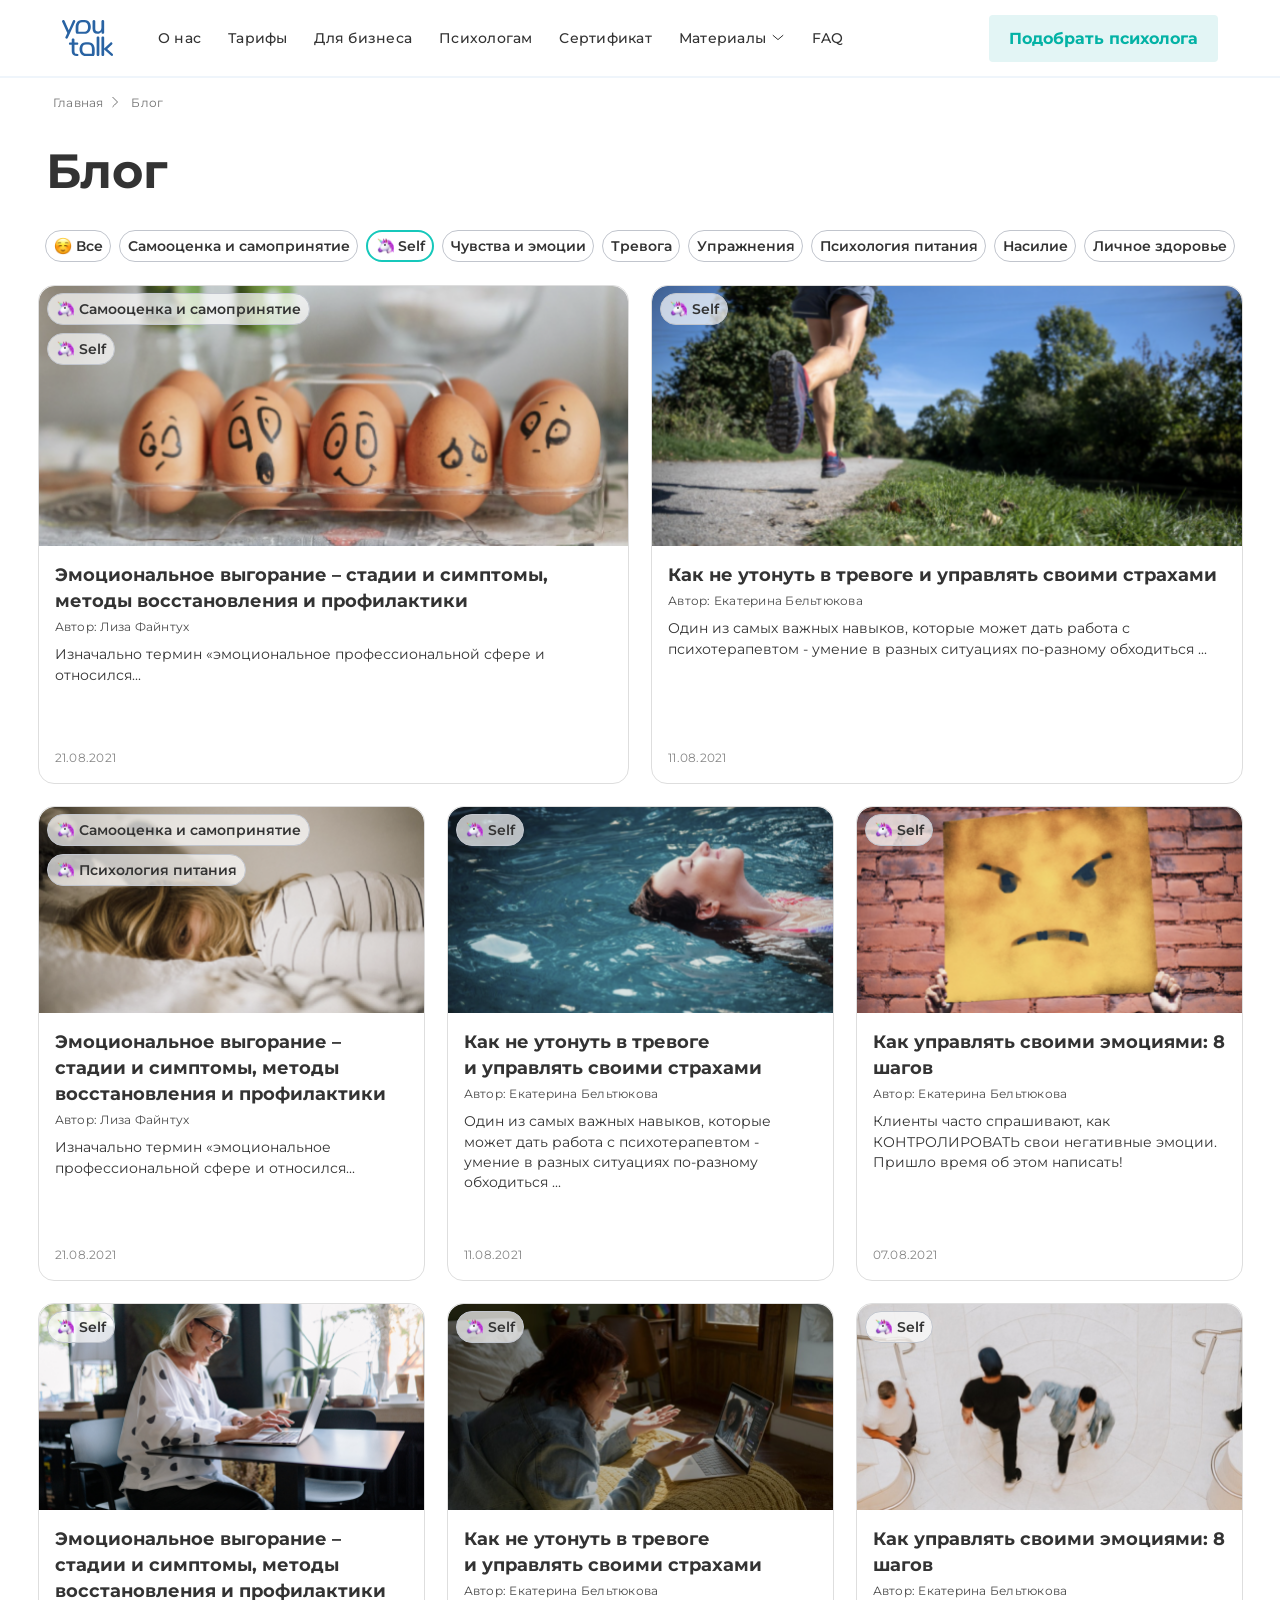
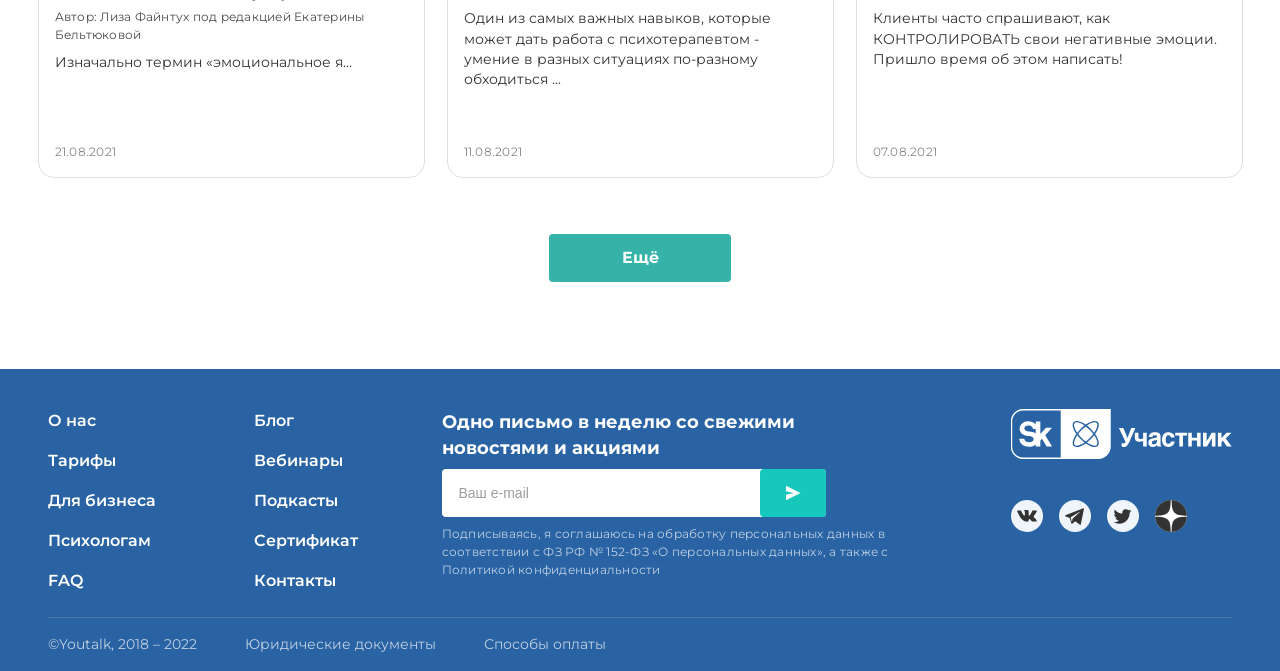
<file: blog.html>
<!DOCTYPE html>
<html lang="ru">

<head>
    <meta charset="UTF-8">
    <meta name="viewport" content="width=device-width, initial-scale=1.0">
    <title>YouTalk</title>
    <link rel="preconnect" href="https://fonts.googleapis.com">
    <link rel="preconnect" href="https://fonts.gstatic.com" crossorigin>
    <link href="https://fonts.googleapis.com/css2?family=Montserrat:ital,wght@0,100;0,200;0,300;0,400;0,500;0,600;0,700;0,800;0,900;1,100;1,200;1,300;1,400;1,500;1,600;1,700;1,800;1,900&display=swap"
          rel="stylesheet">
    <link rel="stylesheet" href="./css/header.css">
    <link rel="stylesheet" href="./css/index.css">
    <link rel="stylesheet" href="./css/footer.css">
</head>
<body>
<header>
    <div class="header">
        <div class="header__logo-container">
            <a href="./">
                <img src="assets/logo-youtalk.svg" alt="На главную YouTalk"
                     class="header__site-logo">
            </a>
        </div>
        <div class="header__adaptive-container " id="adaptive-container">
            <nav class="header__navbar">
                <ul>
                    <li><a href="#">О нас</a></li>
                    <li><a href="#">Тарифы</a></li>
                    <li><a href="#">Для бизнеса</a></li>
                    <li><a href="#">Психологам</a></li>
                    <li><a href="#">Сертификат</a></li>
                    <li><a href="#">Материалы
                        <svg class="header__dropdown-icon" width="17" height="17"
                             viewBox="0 0 14 14" fill="none" aria-hidden="true" focusable="false">
                            <path d="M2.09998 4.8999L6.99998 9.0999L11.9 4.8999" stroke="#333333"
                                  stroke-linecap="round" stroke-linejoin="round"/>
                        </svg>
                    </a>
                        <div class="header__dropdown">
                            <a href="#" class="header__dropdown-link">Ссылка 1</a>
                            <a href="#" class="header__dropdown-link">Ссылка 2</a>
                            <a href="#" class="header__dropdown-link">Ссылка 3</a>
                        </div>
                    </li>
                    <li><a href="#">FAQ</a></li>
                </ul>
            </nav>
            <button class="header__btn">Подобрать психолога</button>
        </div>
        <button class="header__adaptive-link" type="button" aria-label="Открыть меню">
            <svg width="18" height="14" viewBox="0 0 18 14" fill="none" aria-hidden="true"
                 focusable="false">
                <path d="M0 1C0 0.447715 0.447715 0 1 0H17C17.5523 0 18 0.447715 18 1C18 1.55228 17.5523 2 17 2H1C0.447716 2 0 1.55228 0 1ZM0 7C0 6.44772 0.447715 6 1 6H17C17.5523 6 18 6.44772 18 7C18 7.55228 17.5523 8 17 8H1C0.447716 8 0 7.55228 0 7ZM0 13C0 12.4477 0.447715 12 1 12H17C17.5523 12 18 12.4477 18 13C18 13.5523 17.5523 14 17 14H1C0.447716 14 0 13.5523 0 13Z"
                      fill="#03B2A5"/>
            </svg>
        </button>
    </div>
</header>
<main>
    <div class="main__nav">
        <a href="#">Главная</a>
        <svg class="main__breadcrumb-icon" width="16" height="16" viewBox="0 0 16 16" fill="none"
             aria-hidden="true" focusable="false">
            <path d="M5.8125 12.6875L7.375 11.125L10.5 8L7.375 4.875L5.8125 3.3125" stroke="#333333"
                  stroke-opacity="0.7" stroke-linecap="round" stroke-linejoin="round"/>
        </svg>
        <a href="blog.html">Блог</a>
    </div>
    <h1 class="main__title">Блог</h1>
    <div class="category-container">
        <button class="category-container__category" type="button"><img src="assets/emoji-smile.png"
                                                                        alt=""
                                                                        class="category__icon"
                                                                        aria-hidden="true"> Все
        </button>
        <button class="category-container__category" type="button">Самооценка и самопринятие
        </button>
        <button class="category-container__category" type="button"><img
                src="assets/emoji-unicorn.png" alt="" class="category__icon" aria-hidden="true">Self
        </button>
        <button class="category-container__category" type="button">Чувства и эмоции</button>
        <button class="category-container__category" type="button">Тревога</button>
        <button class="category-container__category" type="button">Упражнения</button>
        <button class="category-container__category" type="button">Психология питания</button>
        <button class="category-container__category" type="button">Насилие</button>
        <button class="category-container__category" type="button">Личное здоровье</button>
    </div>
    <section class="card-container" aria-label="Статьи блога">
        <a href="article.html">
            <article class="card">
                <img src="assets/blog-cover-eggs.png" alt="Обложка карточки статьи"
                     class="card__card-img">
                <div class="card__text-container">
                    <h3 class="card__title">Эмоциональное выгорание &ndash; стадии и симптомы,
                        методы восстановления и профилактики</h3>
                    <p class="card__author">Автор: Лиза Файнтух</p>
                    <p class="card__description">Изначально термин «эмоциональное профессиональной
                        сфере и относился...</p>
                </div>
                <p class="card__date">21.08.2021</p>
                <div class="card__category-container">
                    <div class="card__category"><img src="assets/emoji-unicorn.png" alt=""
                                                     class="category__icon" aria-hidden="true">Самооценка
                        и самопринятие
                    </div>
                    <div class="card__category"><img src="assets/emoji-unicorn.png" alt=""
                                                     class="category__icon" aria-hidden="true">Self
                    </div>
                </div>
            </article>
        </a>
        <a href="article.html">
            <article class="card">
                <img src="assets/blog-cover-runner.png" alt="Обложка карточки статьи"
                     class="card__card-img">
                <div class="card__text-container">
                    <h3 class="card__title">Как не утонуть в тревоге и управлять своими
                        страхами</h3>
                    <p class="card__author">Автор: Екатерина Бельтюкова</p>
                    <p class="card__description">Один из самых важных навыков, которые может дать
                        работа с психотерапевтом - умение в разных ситуациях по-разному обходиться
                        ...</p>
                </div>
                <p class="card__date">11.08.2021</p>
                <div class="card__category-container">
                    <div class="card__category"><img src="assets/emoji-unicorn.png" alt=""
                                                     class="category__icon" aria-hidden="true">Self
                    </div>
                </div>
            </article>
        </a>
        <a href="article.html">
            <article class="card">
                <img src="assets/blog-cover-tired-person-bed.png" alt="Обложка карточки статьи"
                     class="card__card-img">
                <div class="card__text-container">
                    <h3 class="card__title">Эмоциональное выгорание &ndash; стадии и симптомы,
                        методы восстановления и профилактики</h3>
                    <p class="card__author">Автор: Лиза Файнтух</p>
                    <p class="card__description">Изначально термин «эмоциональное профессиональной
                        сфере и относился...</p>
                </div>
                <p class="card__date">21.08.2021</p>
                <div class="card__category-container">
                    <div class="card__category"><img src="assets/emoji-unicorn.png" alt=""
                                                     class="category__icon" aria-hidden="true">Самооценка
                        и самопринятие
                    </div>
                    <div class="card__category"><img src="assets/emoji-unicorn.png" alt=""
                                                     class="category__icon" aria-hidden="true">Психология
                        питания
                    </div>
                </div>
            </article>
        </a>
        <a href="article.html">
            <article class="card">
                <img src="assets/blog-cover-woman-water.png" alt="Обложка карточки статьи"
                     class="card__card-img">
                <div class="card__text-container">
                    <h3 class="card__title">Как не утонуть в тревоге <br>и управлять своими страхами
                    </h3>
                    <p class="card__author">Автор: Екатерина Бельтюкова</p>
                    <p class="card__description">Один из самых важных навыков, которые может дать
                        работа с психотерапевтом - умение в разных ситуациях по-разному обходиться
                        ...</p>
                </div>
                <p class="card__date">11.08.2021</p>
                <div class="card__category-container">
                    <div class="card__category"><img src="assets/emoji-unicorn.png" alt=""
                                                     class="category__icon" aria-hidden="true">Self
                    </div>
                </div>
            </article>
        </a>
        <a href="article.html">
            <article class="card">
                <img src="assets/blog-cover-angry-sign.png" alt="Обложка карточки статьи"
                     class="card__card-img">
                <div class="card__text-container">
                    <h3 class="card__title">Как управлять своими эмоциями: 8 шагов</h3>
                    <p class="card__author">Автор: Екатерина Бельтюкова</p>
                    <p class="card__description">Клиенты часто спрашивают, как КОНТРОЛИРОВАТЬ свои
                        негативные эмоции. Пришло время об этом написать!</p>
                </div>
                <p class="card__date">07.08.2021</p>
                <div class="card__category-container">
                    <div class="card__category"><img src="assets/emoji-unicorn.png" alt=""
                                                     class="category__icon" aria-hidden="true">Self
                    </div>
                </div>
            </article>
        </a>
        <a href="article.html">
            <article class="card">
                <img src="assets/blog-cover-woman-laptop.png" alt="Обложка карточки статьи"
                     class="card__card-img">
                <div class="card__text-container">
                    <h3 class="card__title">Эмоциональное выгорание &ndash; стадии и симптомы,
                        методы восстановления и профилактики</h3>
                    <p class="card__author">Автор: Лиза Файнтух под редакцией Екатерины
                        Бельтюковой</p>
                    <p class="card__description">Изначально термин «эмоциональное я...</p>
                </div>
                <p class="card__date">21.08.2021</p>
                <div class="card__category-container">
                    <div class="card__category"><img src="assets/emoji-unicorn.png" alt=""
                                                     class="category__icon" aria-hidden="true">Self
                    </div>
                </div>
            </article>
        </a>
        <a href="article.html">
            <article class="card">
                <img src="assets/blog-cover-video-call.png" alt="Обложка карточки статьи"
                     class="card__card-img">
                <div class="card__text-container">
                    <h3 class="card__title">Как не утонуть в тревоге <br>и управлять своими страхами
                    </h3>
                    <p class="card__author">Автор: Екатерина Бельтюкова</p>
                    <p class="card__description">Один из самых важных навыков, которые может дать
                        работа с психотерапевтом - умение в разных ситуациях по-разному обходиться
                        ...</p>
                </div>
                <p class="card__date">11.08.2021</p>
                <div class="card__category-container">
                    <div class="card__category"><img src="assets/emoji-unicorn.png" alt=""
                                                     class="category__icon" aria-hidden="true">Self
                    </div>
                </div>
            </article>
        </a>
        <a href="article.html">
            <article class="card">
                <img src="assets/blog-cover-stairs-top-view.png" alt="Обложка карточки статьи"
                     class="card__card-img">
                <div class="card__text-container">
                    <h3 class="card__title">Как управлять своими эмоциями: 8 шагов</h3>
                    <p class="card__author">Автор: Екатерина Бельтюкова</p>
                    <p class="card__description">Клиенты часто спрашивают, как КОНТРОЛИРОВАТЬ свои
                        негативные эмоции. Пришло время об этом написать!</p>
                </div>
                <p class="card__date">07.08.2021</p>
                <div class="card__category-container">
                    <div class="card__category"><img src="assets/emoji-unicorn.png" alt=""
                                                     class="category__icon" aria-hidden="true">Self
                    </div>
                </div>
            </article>
        </a>
    </section>
    <div class="main__btn-container">
        <button class="main__btn">Ещё</button>
    </div>
</main>
<footer>
    <div class="footer-container">
        <div class="footer-container__top-links">
            <nav class="footer-container__nav-footer">
                <div class="footer-container__left-col">
                    <ul>
                        <li class="footer-container__nav-item"><a href="#"
                                                                  class="footer-container__nav-link">О
                            нас</a></li>
                        <li class="footer-container__nav-item"><a href="#"
                                                                  class="footer-container__nav-link">Тарифы</a>
                        </li>
                        <li class="footer-container__nav-item"><a href="#"
                                                                  class="footer-container__nav-link">Для
                            бизнеса</a></li>
                        <li class="footer-container__nav-item"><a href="#"
                                                                  class="footer-container__nav-link">Психологам</a>
                        </li>
                        <li class="footer-container__nav-item"><a href="#"
                                                                  class="footer-container__nav-link">FAQ</a>
                        </li>
                    </ul>
                </div>
                <div class="footer-container__right-col">
                    <ul>
                        <li class="footer-container__nav-item"><a href="#"
                                                                  class="footer-container__nav-link">Блог</a>
                        </li>
                        <li class="footer-container__nav-item"><a href="#"
                                                                  class="footer-container__nav-link">Вебинары</a>
                        </li>
                        <li class="footer-container__nav-item"><a href="#"
                                                                  class="footer-container__nav-link">Подкасты</a>
                        </li>
                        <li class="footer-container__nav-item"><a href="#"
                                                                  class="footer-container__nav-link">Сертификат</a>
                        </li>
                        <li class="footer-container__nav-item"><a href="#"
                                                                  class="footer-container__nav-link">Контакты</a>
                        </li>
                    </ul>
                </div>
            </nav>
            <form class="footer-container__input-group">
                <label for="FormEmail" class="footer-container__input-label">Одно письмо в неделю со
                    свежими новостями и акциями</label>
                <div class="footer-container__input-container">
                    <input type="email" placeholder="Ваш e-mail" id="FormEmail"
                           class="footer-container__input">
                    <button type="submit" class="footer-container__btn"
                            aria-label="Подписаться на рассылку">
                        <svg class="footer-container__send-icon" width="24" height="24"
                             viewBox="0 0 24 24" fill="none" aria-hidden="true" focusable="false">
                            <path d="M5 4.75L19.5 12L5 19.25V13.7L12.6 12L5 10.3V4.75Z"
                                  fill="white"/>
                        </svg>
                    </button>
                </div>
                <p class="footer-container__input-description">Подписываясь, я соглашаюсь на
                    обработку персональных данных в соответствии с ФЗ РФ № 152-ФЗ «О персональных
                    данных», а также с Политикой конфиденциальности</p>
            </form>
            <div class="footer-container__member-container">
                <img src="assets/logo-skolkovo-member.svg" alt="Участник Сколково">
                <div class="footer-container__social-container">
                    <div><a href="https://vk.com/" target="_blank" rel="noopener noreferrer"
                            aria-label="VK">
                        <svg class="footer-container__socicon" width="20" height="12"
                             viewBox="0 0 20 12" fill="none" aria-hidden="true" focusable="false">
                            <path d="M19.8217 10.5411C19.768 10.4479 19.4355 9.69956 17.8353 8.16152C16.1602 6.55099 16.3852 6.81251 18.4029 4.02774C19.6317 2.33176 20.123 1.29605 19.9692 0.853278C19.823 0.431225 18.9192 0.542564 18.9192 0.542564L15.9139 0.560689C15.9139 0.560689 15.6914 0.529618 15.5252 0.631894C15.3639 0.732876 15.2601 0.965912 15.2601 0.965912C15.2601 0.965912 14.7839 2.27868 14.1488 3.39466C12.81 5.74961 12.2737 5.87389 12.0549 5.7276C11.5461 5.38711 11.6736 4.35787 11.6736 3.62769C11.6736 1.34524 12.0074 0.39368 11.0223 0.147699C10.6948 0.0661363 10.4548 0.0117614 9.61848 0.00269895C8.54591 -0.00895281 7.63709 0.00658289 7.1233 0.266806C6.78078 0.440288 6.51701 0.827385 6.67827 0.849394C6.87703 0.876582 7.32707 0.974974 7.56583 1.31158C7.87461 1.74529 7.86336 2.72144 7.86336 2.72144C7.86336 2.72144 8.04087 5.40782 7.44958 5.74184C7.0433 5.97099 6.487 5.50363 5.29317 3.36618C4.68187 2.2722 4.21934 1.06172 4.21934 1.06172C4.21934 1.06172 4.13058 0.836448 3.97182 0.716046C3.77931 0.569752 3.50929 0.523145 3.50929 0.523145L0.651577 0.54127C0.651577 0.54127 0.222795 0.554216 0.0652839 0.747118C-0.0747264 0.919305 0.054033 1.27404 0.054033 1.27404C0.054033 1.27404 2.2917 6.6947 4.82438 9.42768C7.1483 11.9328 9.786 11.7684 9.786 11.7684H10.9811C10.9811 11.7684 11.3424 11.727 11.5261 11.5211C11.6961 11.3321 11.6899 10.9774 11.6899 10.9774C11.6899 10.9774 11.6661 9.31634 12.4112 9.07166C13.145 8.83085 14.0876 10.677 15.0864 11.3878C15.8414 11.925 16.4152 11.8072 16.4152 11.8072L19.0867 11.7684C19.0867 11.7684 20.4843 11.6791 19.8217 10.5411Z"
                                  fill="#333333"/>
                        </svg>
                    </a></div>
                    <div><a href="https://web.telegram.org/k/" target="_blank"
                            rel="noopener noreferrer" aria-label="Telegram">
                        <svg class="footer-container__socicon" width="16" height="14"
                             viewBox="0 0 16 14" fill="none" aria-hidden="true" focusable="false">
                            <path d="M0.282608 6.76936L3.96933 8.16383L5.39632 12.8146C5.48763 13.1125 5.84704 13.2226 6.0856 13.0249L8.14064 11.3271C8.35606 11.1492 8.66288 11.1404 8.88801 11.306L12.5946 14.0331C12.8498 14.2211 13.2113 14.0794 13.2753 13.7669L15.9906 0.530734C16.0604 0.189359 15.7295 -0.0954258 15.4087 0.0302926L0.278288 5.94549C-0.0950996 6.09142 -0.0918463 6.62716 0.282608 6.76936ZM5.16635 7.42152L12.3716 2.92425C12.5011 2.84366 12.6343 3.0211 12.5231 3.12564L6.5767 8.72729C6.36768 8.92446 6.23286 9.18833 6.19467 9.47474L5.99211 10.996C5.96528 11.1991 5.68373 11.2193 5.62843 11.0227L4.84939 8.24863C4.76016 7.93223 4.89019 7.59426 5.16635 7.42152Z"
                                  fill="#333333"/>
                        </svg>
                    </a></div>
                    <div><a href="https://twitter.com/" target="_blank" rel="noopener noreferrer"
                            aria-label="Twitter">
                        <svg class="footer-container__socicon" width="18" height="18"
                             viewBox="0 0 18 18" fill="none" aria-hidden="true" focusable="false">
                            <path d="M17.4702 3.71327C16.834 3.99468 16.1593 4.1795 15.4685 4.26161C16.1967 3.82613 16.7416 3.14078 17.0019 2.33327C16.3185 2.73994 15.5694 3.02494 14.7885 3.17911C14.264 2.61792 13.5688 2.24574 12.811 2.12043C12.0532 1.99511 11.2752 2.12368 10.5979 2.48615C9.9207 2.84862 9.3822 3.42468 9.06614 4.12477C8.75008 4.82486 8.67417 5.60976 8.85021 6.35744C7.46447 6.28798 6.10882 5.92788 4.87128 5.30049C3.63374 4.67311 2.54198 3.79248 1.66688 2.71577C1.35712 3.24781 1.19434 3.85263 1.19521 4.46827C1.19521 5.67661 1.81021 6.74411 2.74521 7.36911C2.19188 7.35169 1.65074 7.20226 1.16688 6.93327V6.9766C1.16704 7.78136 1.44552 8.56129 1.95508 9.18415C2.46465 9.80702 3.17394 10.2345 3.96271 10.3941C3.44905 10.5333 2.91046 10.5538 2.38771 10.4541C2.6101 11.1468 3.04355 11.7526 3.62737 12.1867C4.21119 12.6208 4.91615 12.8614 5.64354 12.8749C4.92061 13.4427 4.09286 13.8624 3.20761 14.1101C2.32236 14.3577 1.39698 14.4285 0.484375 14.3183C2.07746 15.3428 3.93196 15.8867 5.82604 15.8849C12.2369 15.8849 15.7427 10.5741 15.7427 5.96827C15.7427 5.81827 15.7385 5.66661 15.7319 5.51827C16.4143 5.02508 17.0032 4.41412 17.471 3.71411L17.4702 3.71327Z"
                                  fill="#333333"/>
                        </svg>
                    </a></div>
                    <div><a href="https://dzen.ru/" target="_blank" rel="noopener noreferrer"
                            aria-label="Яндекс Дзен">
                        <svg class="footer-container__socicon" width="32" height="32"
                             viewBox="0 0 32 32" fill="none" aria-hidden="true" focusable="false">
                            <path d="M0 16C0 7.16343 7.16343 0 16 0C24.8366 0 32 7.16343 32 16C32 24.8366 24.8366 32 16 32C7.16343 32 0 24.8366 0 16Z"
                                  fill="#333333"/>
                            <path fill-rule="evenodd" clip-rule="evenodd"
                                  d="M15.6762 0C15.6006 6.58251 15.1702 10.2664 12.7183 12.7183C10.2664 15.1702 6.58251 15.6006 0 15.6762V16.6315C6.58251 16.707 10.2664 17.1375 12.7183 19.5894C15.1317 22.0028 15.5866 25.6099 15.6724 32H16.6353C16.721 25.6099 17.1759 22.0028 19.5894 19.5894C22.0028 17.1759 25.6099 16.721 32 16.6353V15.6723C25.6099 15.5866 22.0028 15.1317 19.5894 12.7183C17.1375 10.2664 16.707 6.58251 16.6315 0H15.6762Z"
                                  fill="white"/>
                        </svg>
                    </a></div>
                </div>
            </div>
        </div>
        <div class="footer-container__bottom-links">
            <div class="footer-container__ps">&copy;Youtalk, 2018 &ndash; 2022</div>
            <a href="#" class="footer-container__link">Юридические документы</a>
            <a href="#" class="footer-container__link">Способы оплаты</a>
        </div>
    </div>
</footer>
<script>
    (function () {
        var btn = document.querySelector('.header__adaptive-link');
        var menu = document.querySelector('.header__adaptive-container');
        var headerEl = document.querySelector('header');
        var materialsLi = document.querySelector('.header__navbar > ul > li:nth-last-of-type(2)');
        var materialsLink = materialsLi ? materialsLi.querySelector('a') : null;

        function openMenu() {
            menu.classList.add('active');
            if (headerEl) {
                headerEl.classList.add('menu-open');
            }
        }

        function closeMenu() {
            menu.classList.remove('active');
            if (headerEl) {
                headerEl.classList.remove('menu-open');
            }
            if (materialsLi) {
                materialsLi.classList.remove('open');
            }
        }

        if (btn && menu) {
            btn.addEventListener('click', function () {
                if (menu.classList.contains('active')) {
                    closeMenu();
                } else {
                    openMenu();
                }
            });

            window.addEventListener('resize', function () {
                if (getComputedStyle(btn).display === 'none') {
                    closeMenu();
                }
            });
        }

        if (materialsLink && materialsLi) {
            materialsLink.addEventListener('click', function (e) {
                if (menu.classList.contains('active')) {
                    e.preventDefault();
                    materialsLi.classList.toggle('open');
                }
            });

            document.addEventListener('click', function (e) {
                if (!materialsLi.contains(e.target)) {
                    materialsLi.classList.remove('open');
                }
            });
        }
    }());
</script>
</body>

</html>
</file>
<file: css/header.css>
header {
    height: 76px;
    border-bottom: 0.195vmax solid #EFF5FB;
    width: 100vw;
}

.header {
    display: flex;
    justify-content: center;
    align-items: center;
    height: 100%;
    width: 100%;
    gap: 3.54vw;
}

.header__adaptive-container {
    display: flex;
    gap: 11.39vw;
}

.header__logo-container img {
    margin-top: 4px;
}

.header__navbar {
    align-self: center;
}

.header__navbar > ul {
    display: flex;
    flex-flow: row nowrap;
    list-style: none;
    white-space: nowrap;
    gap: 2.1vw;
    padding: 0;
}

.header__navbar > ul > li > a {
    text-decoration: none;
    color: #333;
    font-weight: 500;
    font-size: 1rem;
    letter-spacing: 0.25px;
    cursor: pointer;
}

.header__navbar ul li:nth-last-of-type(2) > a {
    display: flex;
    gap: 5px;
}

.header__btn {
    align-self: center;
    white-space: nowrap;
    color: #03B2A5;
    background-color: #E3F5F5;
    padding: 14px 20px;
    border: none;
    font-family: 'Montserrat';
    font-size: 16px;
    font-weight: 700;
    border-radius: 4px;

}

.header__btn:hover {
    background-color: #daecec;
    cursor: pointer;
}

a:focus-visible,
button:focus-visible {
    outline: 2px solid #16C8BB;
    outline-offset: 3px;
}

.header__dropdown {
    display: none;
    position: absolute;
    top: 100%;
    left: 0;
    background-color: #f9f9f9;
    min-width: 9vw;
    z-index: 200;
    box-shadow: 0 4px 8px rgba(0, 0, 0, 0.08);
}

.header__dropdown a {
    color: black;
    padding: 12px 16px;
    text-decoration: none;
    display: block;
}

.header__dropdown-icon {
    width: 14px;
}

.header__dropdown a:hover {
    background-color: #f1f1f1
}

.header__navbar > ul > li:nth-last-of-type(2) {
    position: relative;
}

.header__navbar > ul > li:nth-last-of-type(2):hover .header__dropdown,
.header__navbar > ul > li:nth-last-of-type(2).open .header__dropdown {
    display: block;
}

.header__adaptive-link {
    display: none;
    padding: 0;
    border: 0;
    background: transparent;
    cursor: pointer;
}

.header__adaptive-container.active {
    display: flex;
    flex-direction: column;
    position: fixed;
    left: 0;
    top: 0;
    height: 100vh;
    width: 100vw;
    z-index: 100;
    background-color: #fff;
    overflow-y: auto;
}


.header__adaptive-container.active .header__navbar > ul > li:nth-last-of-type(2).open .header__dropdown {
    display: block !important;
    position: static;
    box-shadow: none;
    background-color: #f0f0f0;
    min-width: 0;
    padding-left: 16px;
}

@media screen and (max-width: 1160px) {
    header {
        height: 76px;
    }

    .header__adaptive-container {
        gap: 8vw;
    }

    .header__navbar {
        left: 0vw;
    }

    .header__navbar > ul {
        gap: 1.5vw;
    }

    .header__btn {
        left: 3.5vw;
    }
}

@media screen and (max-width: 1025px) {
    .header {
        gap: 3.4vw;
    }

    .header__adaptive-container {
        gap: 2.9vw !important;
    }

    .header__navbar > ul {
        gap: 16px;
    }
}

@media screen and (max-width: 965px) {

    .header__adaptive-link {
        display: inherit;
        position: absolute;
        right: 33px;
        z-index: 101;
        width: 18px;
        height: 14px;
    }

    .header {
        justify-content: flex-start;
    }

    .header__logo-container {
        right: 0;
        position: relative;
        left: 20px;
    }

    .header__adaptive-container {
        display: none;
    }

    .header__navbar > ul {
        flex-direction: column;
        gap: 4vmax;
        width: min-content;
        align-items: baseline;
        margin-top: 10vw;
    }

    .header__btn {
        width: min-content;
        margin-top: 5vw;
    }
}

@media screen and (max-width: 455px) {
    header {
        height: 72px;
    }

    .header {
        width: 100vw;
    }

    .header__site-logo {
        height: 34px;
        width: 48px;
    }

    .header__logo-container {
        left: 24px;
    }

    .header__adaptive-link {
        right: 35px;
    }
}

@media screen and (max-width: 321px ) {
    header {
        height: 56px;
    }

    .header__logo-container {
        left: 16px;
        margin-top: 3px;
    }

    .header__adaptive-link {
        right: 17px;
    }
}
</file>
<file: css/blog.css>
body {
    margin: 0;
    background: #fff;
    font-family: 'Montserrat';
    overflow-x: clip;
    color: #333;
    width: 100vw;
}

body::before,
body::after {
    display: none;
}

header,
main,
footer {
    position: relative;
    z-index: 1;
}

header {
    overflow: visible;
    z-index: 10;
}

header:has(.header__adaptive-container.active),
header.menu-open {
    z-index: 101;
}

html {
    font-size: 14px;
    -webkit-text-size-adjust: 100%;
    -ms-text-size-adjust: 100%
}

.blog-container__author-and-date > div:nth-of-type(4) {
    gap: 8px;
    display: none;
}

.blog-container__author-and-date > div:nth-of-type(4) > div:nth-of-type(2) {
    color: #2963A3;
}

.blog-container__nav {
    display: flex;
    flex-flow: row nowrap;
    gap: 8px;
    justify-content: flex-start;
    width: 96%;
    margin-left: 0.42vw;
    margin-top: 14px;
}

.blog-container__nav > a {
    text-decoration: none;
    color: rgba(51, 51, 51, 0.70);
    font-size: 12px;
    font-weight: 400;
    letter-spacing: 0.25px;
    line-height: 150%;
    cursor: pointer;
}

.blog-container__nav > a:nth-of-type(3) {
    white-space: nowrap;
    overflow: hidden;
    text-overflow: ellipsis;
}

.blog-container__nav > svg {
    margin-left: -4.25px;
}

.blog-container__title {
    color: #333333;
    font-weight: 700;
    font-size: 48px;
    line-height: 56px;
    margin: 0;
    margin-top: 54px;
}

.blog-container__author-and-date {
    display: flex;
    flex-flow: row wrap;
    gap: 8px;
    margin-top: 16px;
}

.blog-container__author-and-date > div {
    font-size: 14px;
    line-height: 20px;
    white-space: nowrap;
}

.blog-container__img {
    margin-top: 24px;
}

.blog-container__nav-title {
    font-size: 16px;
    line-height: 24px;
    font-weight: 700;
    margin-left: 1px;
}

.blog-container__nav-content li a {
    font-family: 'Montserrat';
    font-size: 16px;
    font-weight: 500;
    line-height: 24px;
    text-decoration: underline;
    color: #333333;
    padding-bottom: 0px;
    cursor: pointer;
}

.blog-container__nav-content {
    width: 80%;
}

.blog-container__nav-content > ul {
    padding-left: 0;
    margin: 0;
    margin-top: -6.5px;
}

.blog-container__nav-content > ul li {
    list-style: none;
    position: relative;
    padding: 0;
}

.blog-container__nav-content > ul li::before {
    content: "";
    position: absolute;
    top: 0.55em;
    left: 0;
    width: 8px;
    height: 8px;
    border-radius: 50%;
    background-color: #03B2A5;
}

.blog-container__nav-content > ul li a {
    display: inline-block;
    margin-left: 22px;
}

.blog-container__nav-content > ul:first-of-type {
    display: flex;
    flex-flow: column nowrap;
    row-gap: 8px;
}

.blog-container__nav-content > ul > li:nth-of-type(2) > ul {
    margin-top: 4px;
}

.blog-container__nav-content > ul > li:nth-of-type(2) > ul li {
    margin-left: -16px;
}

.blog-container__nav-content > ul > li:nth-of-type(2) > ul li {
    margin-top: 4px;
}

.blog-container__nav-content > ul > li:nth-of-type(1) > a {
    margin-left: 22px;
}

.blog-container__first-container {
    display: flex;
    flex-flow: column nowrap;
    row-gap: 20px;
}

.blog-container__first-container p {
    font-size: 16px;
    font-weight: 500;
    line-height: 24px;
    margin: 0;
}

.blog-container__first-container > p:nth-of-type(2) {
    margin-top: 4px;
}

.blog-container__text {
    margin-top: 35px;
    display: flex;
    flex-flow: column nowrap;
    row-gap: 24px;
}

.blog-container__quote-container {
    background-color: #F3F7FE;
    position: relative;
    z-index: 0;
    width: 100%;
    border-radius: 16px;
    display: flex;
    flex-flow: column nowrap;
    row-gap: 8px;
    margin-top: 20px;
}

.blog-container__quote-container > blockquote {
    position: relative;
    z-index: 2;
    font-weight: 400;
    font-style: italic;
    font-size: 16px;
    line-height: 24px;
    margin: 34px 24px 0 24px;
}

.blog-container__quote-container > cite {
    position: relative;
    z-index: 2;
    font-size: 16px;
    font-weight: 700;
    font-style: normal;
    margin-left: 24px;
    margin-bottom: 24px;
}

.blog-container__quote-container > .blog-container__quote-icon {
    position: absolute;
    top: 16px;
    left: 16px;
    z-index: 1;
    pointer-events: none;
}

.blog-container__text p {
    color: #333333;
    font-weight: 500;
    font-size: 16px !important;
    line-height: 24px;
}

.blog-container__text div {
    color: #333333;
    font-weight: 500;
    font-size: 16px;
    line-height: 24px;
}

.blog-container__text li {
    color: #333333;
    font-weight: 500;
    font-size: 16px;
    line-height: 24px;
}

.blog-container__text h3 {
    font-size: 24px;
    font-weight: 700;
    line-height: 24px;
    margin: 0;

}

.blog-container__second-container > ul li, .blog-container__third-container ul li {
    list-style: none;
    position: relative;
}

.blog-container__second-container > ul li::before,
.blog-container__third-container ul li::before {
    content: "";
    position: absolute;
    top: 0.55em;
    left: -24px;
    width: 8px;
    height: 8px;
    border-radius: 50%;
    background-color: #03B2A5;
}

.blog-container__second-container {
    display: flex;
    flex-flow: column nowrap;
    row-gap: 24px;
    margin-top: 4.5px;
}

.blog-container__second-container ul {
    margin: 0;
    display: flex;
    flex-direction: column;
    row-gap: 16px;
    padding-left: 23px;
}

.blog-container__second-container li {
    padding-left: 9px;
}

.blog-container__second-container p {
    margin: 0;
}

.blog-container__second-container h3 {
    margin-bottom: -5px;
}

.blog-container__image-container {
    display: flex;
    flex-flow: column nowrap;
    row-gap: 16px;
}

.blog-container__image-container > img {
    width: 100%;
}

.blog-container__image-container > div {
    color: #868686;
    font-size: 14px;
    letter-spacing: 0.25px;
    line-height: 18.2px;
    font-weight: 400;
}

.blog-container__second-container > div:nth-of-type(2) {
    text-align: center;
    width: 70%;
    font-weight: 400;
    font-style: italic;
    margin: 0 auto;
    padding-top: 24px;
    padding-bottom: 48px;
    background-image: url("../assets/quote-background-blob.svg");
    background-repeat: no-repeat;
    background-position: center;
}

.blog-container__second-container > div:nth-of-type(3) {
    display: flex;
    flex-flow: row nowrap;
    gap: 24px;
}

.blog-container__second-container > div:nth-of-type(3) img {
    width: 282px;
    height: 380px;
}

.blog-container__article-container {
    display: flex;
    flex-flow: column nowrap;
    row-gap: 8px;
    background-color: #FEFAEC;
    border-radius: 16px;
    padding: 24px;
}

.blog-container__article-container h4 {
    margin: 0;
}

.blog-container__third-container {
    display: flex;
    flex-flow: column nowrap;
    row-gap: 24px;
}

.blog-container__third-container ul {
    display: flex;
    flex-flow: column nowrap;
    row-gap: 16px;
    margin: 0;
    width: 82%;
    padding-left: 23px;
}

.blog-container__third-container ul li {
    padding-left: 9px;
}

.blog-container__third-container h3 {
    line-height: 32px;
}

.blog-container__third-container > div:nth-of-type(1) {
    display: flex;
    flex-direction: column;
    row-gap: 16px;
}

.blog-container__third-container > div:nth-of-type(2) {
    display: flex;
    flex-direction: row;
    gap: 24px;
}

.blog-container__third-container > div:nth-of-type(2) > p {
    width: 55%;
}

.blog-container__third-container > div:nth-of-type(2) > img {
    width: 281px;
    height: 174px;
}

p {
    margin: 0;
}

.blog-container__vertical-card {
    display: flex;
    flex-flow: column nowrap;
    width: min-content;
    gap: 24px;
    width: 333px;
}

.blog-container__vertical-card > img {
    width: 100%;
    height: 235px;
    object-fit: cover;
}

.blog-container__vertical-card > p {
    width: 100%;
}

.blog-container__third-container > div:nth-of-type(4) {
    display: flex;
    flex-direction: row;
    gap: 24px;
    flex-wrap: wrap;
    justify-content: center;
}

.blog-container__third-container > img {
    width: 178.75px;
    margin: 0 auto;
}

.blog-container__third-container > .blog-container__article-container:nth-child(4) {
    background-color: #FFF3EB;
}

.blog-container__third-container > .blog-container__article-container:nth-last-child(2) {
    background-color: #03B2A51A;
}

.blog-container__categories-container > div {
    font-weight: 400;
    font-size: 14px;
    line-height: 20px;
    color: #2963A3;
}

.blog-container__categories-container {
    display: flex;
    flex-flow: row wrap;
    gap: 8px;
    row-gap: 4px;
    align-items: center;
}

main {
    display: flex;
    flex-direction: column;
    position: relative;
}

main > div:nth-of-type(1) {
    padding-bottom: 48px;
    display: flex;
    max-width: 1202px;
    margin: 0 auto;
    flex-direction: row;
    gap: 15.7vw;
    justify-content: center;
    padding-left: 16px;
}

.aside-content {
    width: 282px;
    display: flex;
    flex-direction: column;
    gap: 24px;
    align-items: flex-end;
    margin-top: 88px;
}

.blog-container {
    max-width: 691px;
    height: 100%;
}

.aside-content__category-container {
    display: flex;
    flex-direction: column;
    gap: 8px;
    position: absolute;
    top: 16px;
    left: 16px;
}

.aside-content__card--psychologist {
    position: relative;
}

.aside-content__category {
    display: flex;
    flex-flow: row nowrap;
    gap: 3px;
    padding: 3px 6px;
    background-color: #F3F4F8B2;
    border-radius: 6px;
    width: fit-content;
}

.aside-content__category > div {
    font-weight: 400;
    line-height: 18px;
    letter-spacing: 0.25px;
    font-size: 12px;
}

.aside-content__category > .aside-content__category-icon {
    width: 16px !important;
    height: 16px !important;
    margin-top: 0 !important;
    object-fit: contain;
}

.aside-content__card {
    display: flex;
    flex-flow: column nowrap;
    background-color: #E6F0FD;
    width: 100%;
    align-items: center;
    row-gap: 24px;
    padding: 24px 0;
    border-radius: 16px;
}

.aside-content__card > img {
    display: block;
    width: min(82%, 282px);
    height: auto;
    max-height: 206px;
    object-fit: contain;
}

.aside-content__card > div {
    width: 78%;
    margin-top: 3px;
}

.aside-content__card h3 {
    font-size: 18px;
    font-weight: 700;
    line-height: 24px;
    text-align: center;
    margin: 0;
}

.aside-content__card p {
    color: #333;
    font-size: 14px;
    font-weight: 400;
    line-height: 20px;
    text-align: center;
    margin-top: 10px;
}

.aside-content__card > button {
    font-family: 'Montserrat';
    color: #Fff;
    border: none;
    background-color: #35B3A9;
    padding: 12px 67.5px;
    font-size: 16px;
    font-weight: 700;
    line-height: 24px;
    border-radius: 4px;
    margin-top: 1px;
}

.aside-content__card--psychologist {
    border: 1px solid #DEDEDE;
    display: flex;
    flex-flow: column nowrap;
    align-items: center;
    border-radius: 16px;
    width: 100%;
}

.aside-content__card--psychologist > img {
    width: 120px;
    height: 120px;
    border-radius: 50%;
    margin-top: 24px;
}

.aside-content__card-heading > h3 {
    font-size: 20px;
    font-weight: 700;
    line-height: 20px;
    text-align: center;
    margin: 0;
    margin-top: 20px;
}

.aside-content__card-heading > h4 {
    font-size: 16px;
    font-weight: 600;
    line-height: 24px;
    text-align: center;
    margin: 0;
    margin-top: 5px;
}

.aside-content__card-heading > div {
    display: flex;
    flex-direction: row;
    gap: 8px;
    margin: 0;
    justify-content: center;
    margin-top: 4px;

}

.aside-content__card-heading > div > div {
    font-size: 14px;
    line-height: 20px;
    font-weight: 400;
    color: #A2A7B1;
}

.aside-content__card-heading {
    width: 90%;
    border-bottom: 1px #DEDEDE solid;
    padding-bottom: 16px;
}

.aside-content__card-footer > h3 {
    font-size: 16px;
    font-weight: 700;
    line-height: 24px;
    margin: 0;
    margin-left: 1px;
}

.aside-content__card-footer > ul {
    padding-left: 22px;
    margin: 0;
    display: flex;
    flex-flow: column nowrap;
    gap: 10px;
}

.aside-content__card-footer > ul li {
    list-style: none;
    position: relative;
}

.aside-content__card-footer > ul li::before {
    content: "";
    position: absolute;
    top: 0.55em;
    left: -12px;
    width: 6px;
    height: 6px;
    border-radius: 50%;
    background-color: #03B2A5;
}

.aside-content__card-footer {
    display: flex;
    flex-flow: column nowrap;
    gap: 8px;
    width: 90%;
    margin-top: 16px;
}

.aside-content__card-footer > button {
    font-family: 'Montserrat';
    color: #Fff;
    border: none;
    background-color: #35B3A9;
    padding: 12px 75.5px;
    font-size: 16px;
    font-weight: 700;
    line-height: 24px;
    border-radius: 4px;
    margin-top: 16px;
    margin-bottom: 36px;
}

.aside-content__card--price {
    display: flex;
    flex-flow: column nowrap;
    gap: 16px;
    border: 1px solid #DEDEDE;
    padding: 32px;
    position: relative;
    border-radius: 24px;
    margin-top: 14px;
    overflow: hidden;
    background-image: url("../assets/gift.png");
    background-repeat: no-repeat;
    background-position: right -16px bottom 0;
    background-size: 292px auto;
}

.aside-content__card--price > h3 {
    color: #2963A3;
    line-height: 26px;
    font-size: 18px;
    font-weight: 700;
    margin: 0;
}

.aside-content__card--price > h3 > span {
    font-size: 24px;
    line-height: 32px;
    font-weight: 700;
}

.aside-content__card--price > p {
    font-weight: 400;
    font-size: 14px;
    line-height: 20px;
    color: #011632;
    width: 88%;
    font-family: "Open Sans", sans-serif;
}

.aside-content__card--price > .aside-content__card-price {
    font-weight: 700;
    font-size: 24px;
    line-height: 32px;
    color: #333333;
}

.aside-content__card--price > button {
    border: none;
    color: #FFF;
    font-family: 'Montserrat';
    background-color: #35B3A9;
    padding: 12px 23px;
    font-size: 16px;
    line-height: 24px;
    font-weight: 700;
    border-radius: 4px;
    width: fit-content;
}

main > div:nth-of-type(2) > div {
    width: 28%;
}

main > div:nth-of-type(2) > div > h2 {
    font-weight: 700;
    font-size: 48px;
    line-height: 56px;
    color: #333;
    margin: 0;
}

main > div:nth-of-type(2) > div > p {
    font-size: 18px;
    font-weight: 400;
    line-height: 26px;
    color: #333;
    margin-top: 24px;
}

main > div:nth-of-type(2) > div > button {
    font-family: 'Montserrat';
    color: #Fff;
    border: none;
    background-color: #16C8BB;
    font-weight: 700;
    line-height: 19.5px;
    font-size: 16px;
    padding: 20px 24px;
    border-radius: 4px;
    margin-top: 32px;
}

main > div:nth-of-type(2) {
    width: min(100% - 128px, 1356px);
    max-width: 1356px;
    margin: 72px auto 96px;
    display: flex;
    flex-direction: row;
    align-items: center;
    justify-content: space-between;
    gap: clamp(72px, 10vw, 180px);
}

.problem-cta {
    border-top: 1px solid #DEDEDE;
    align-items: center;
    padding-top: 50px;
    box-sizing: border-box;
    overflow: visible;
    padding-bottom: 56px;
}

.problem-cta__content {
    flex: 0 0 348px;
}

.problem-cta__image {
    display: block;
    flex: 0 1 520px;
    width: min(44vw, 520px);
    max-width: 520px;
    max-height: 330px;
    height: auto;
    object-fit: contain;
}

.background-container {
    display: none;
}

footer {
    top: 0 !important;
}

.circle,
.circle-2 {
    display: none;
}

.aside-content__card > button,
.aside-content__card--psychologist button,
.aside-content__card--price > button,
main > div:nth-of-type(2) button {
    cursor: pointer;
}

.aside-content__card > button:hover {
    cursor: pointer;
    background-color: #31a59b;
}

.aside-content__card--psychologist button:hover {
    cursor: pointer;
    background-color: #31a59b;
}

.aside-content__card--price > button:hover {
    cursor: pointer;
    background-color: #31a59b;
}

main > div:nth-of-type(2) button:hover {
    cursor: pointer;
    background-color: #31a59b;
}

@media screen and (max-width: 1160px) {
    main > div:nth-of-type(1) {
        gap: 10vw;
    }
}

@media screen and (max-width: 1160px) {
    body::-webkit-scrollbar {
        width: 2px;
    }

    body::-webkit-scrollbar-track {
        background: rgb(255, 255, 255);
    }

    body::-webkit-scrollbar-thumb {
        background-color: rgb(99, 99, 99);
        border-radius: 20px;
    }

    main > div:nth-of-type(1) {
        gap: 2.34vw;
        padding: 0;
        margin: 0;
        padding-bottom: 71px;
    }

    .aside-content {
        width: 282px;
    }

    .blog-container {
        max-width: 714px;
    }

    .blog-container__vertical-card {
        width: 345px;
    }

    .blog-container__third-container > div:nth-of-type(4) {
        width: 100%;
    }

    .aside-content__card > img {
        width: min(76%, 181px);
        height: auto;
        max-height: 144px;
    }

    .aside-content__card > div {
        width: 80%;
    }

    .aside-content__card > button {
        padding: 12px 41.5px;
    }

    .aside-content__card--gift::after {
        background-position: center calc(100% + 8px);
        background-size: 100% auto;
    }

    .blog-container__img > img {
        width: 100%;
        height: 331px;
        object-fit: cover;
    }

    .blog-container__nav {
        margin-left: 0;
        margin-top: 16px;
    }

    .blog-container__title {
        width: 95%;
    }

    .blog-container__quote-container {
        margin-top: 04px;
    }

    .blog-container__image-container > img {
        width: 714px;
        height: 331px;
        object-fit: cover;
    }

    .blog-container__categories-container {
        display: none;
    }

    .background-container {
        display: none;
    }

    .circle, .circle-2 {
        display: none;
    }

    main > div:nth-of-type(2) {
        display: none;
    }

    .aside-content__card-heading {
        width: 78%;
    }

    .aside-content__card-footer {
        width: 80%;
    }

    .aside-content__card-footer > ul > li:nth-of-type(3) {
        margin-top: 8px;
    }

    .aside-content__card-footer > button {
        padding: 12px 37.5px;
        margin-bottom: 17px;
    }

    .aside-content__card--gift {
        width: 100%;
        height: 280px;
    }

    .aside-content__card--price {
        padding: 24px;
    }

    .aside-content__card--price {
        background-position: right -20px bottom 0;
        background-size: 308px auto;
    }

    .blog-container__nav-content > ul > li:nth-of-type(2), .blog-container__nav-content > ul > li:nth-of-type(3) {
        display: none;
    }

    .blog-container__author-and-date > div:nth-of-type(4) {
        display: inherit;
    }
}

@media screen and (max-width: 767px) {
    main > div:nth-of-type(1) {
        flex-wrap: wrap;
        gap: 23px;
    }

    .aside-content {
        width: min(calc(100% - 32px), 356px);
        margin-top: 0;
        align-items: center;
        row-gap: 36px;
        column-gap: 16px;
        flex-flow: row wrap;
        justify-content: center;
        margin-left: auto;
        margin-right: auto;
    }

    .aside-content__card {
        max-width: 356px;
        padding-bottom: 14.45px;
        padding-top: 22.55px;
    }

    .aside-content__card > img {
        width: min(82%, 282px);
        height: auto;
        max-height: 206px;
    }

    .aside-content__card > div {
        width: 85%;
    }

    .aside-content__card > div > h3 {
        width: 65%;
        margin: 0 auto;
    }

    .aside-content__card > button {
        padding: 12px 0;
        width: 87.5%;
    }

    .aside-content__card--psychologist {
        max-width: 356px;
    }

    .aside-content__card--psychologist > .aside-content__card-heading {
        width: 71%;
    }

    .aside-content__card--psychologist > .aside-content__card-footer {
        width: 71%;
    }

    .aside-content__card--psychologist > .aside-content__card-footer > ul > li:nth-of-type(3) {
        margin-top: 0
    }

    .aside-content__card-footer {
        width: 71%;
    }

    .aside-content__card--psychologist > button {
        margin-bottom: 32px;
    }

    .aside-content__card--gift {
        max-width: 356px;
        height: 292px;
    }

    .aside-content__card--price {
        margin-top: 0;
        max-width: 334.53px;
        padding-left: 21.47px;
        padding-top: 24px;
        padding-bottom: 4px;
        padding-right: 0;
    }

    .aside-content__card--price {
        background-position: right -20px bottom 0;
        background-size: 302px auto;
    }

    .aside-content__card--price > p {
        width: 71%;
    }

    .aside-content__card--price > h3 {
        width: fit-content;
    }

    .aside-content__card-price {
        width: fit-content;
    }

    .aside-content__card--gift::after {
        background-size: 100% auto;
        background-position: center calc(100% + 8px);
    }
}

@media screen and (max-width: 769px) {
    .blog-container {
        max-width: none;
        width: 95vw !important;
    }

    .blog-container__nav-title {
        margin-top: 10px;
    }

    .blog-container__text {
        margin-top: 36px;
    }

    .blog-container__third-container > div:nth-of-type(4) {
        gap: 16px;
    }

    main > div:nth-of-type(1) {
        padding-bottom: 59px;
    }

    .blog-container__img > img {
        width: 98.077%;
        height: 30%;
    }

    .blog-container__image-container > img {
        width: 100%;
    }

    .blog-container__text p {
        font-size: 16px !important;
    }
}

@media screen and (max-width: 455px) {
    .blog-container {
        width: 90.34% !important;
    }

    .blog-container__title {
        font-size: 32px;
        line-height: 40px;
        width: 100%;
        margin-top: 32px;
    }

    .blog-container__img > img {
        width: 99.9%;
        height: 50vw;

    }

    .blog-container__img {
        margin-top: 16px;
    }

    .blog-container__nav-content > ul {
        width: 92%;
    }

    .blog-container__nav-content > ul li {
        list-style-position: outside;
    }

    .blog-container__nav-content > ul > li:nth-of-type(1) {
        margin-left: 0;

    }

    .blog-container__nav-content > ul > li:nth-of-type(1) a {
        position: unset;
    }

    .blog-container__nav-content > ul > li > a {
        margin-left: 0;
    }

    .blog-container__nav-content > ul li {
        padding-left: 8px !important;
    }

    .blog-container__nav-content {
        width: 100%;
    }

    .blog-container__nav-title {
        margin-top: 22px;
    }

    .blog-container__text {
        margin-top: 28px;
    }

    .blog-container__first-container > p:nth-of-type(2) {
        margin-top: 0;
    }

    .blog-container__first-container {
        row-gap: 16px;
    }

    .blog-container__quote-container {
        margin-top: 8px;
    }

    .blog-container__image-container > img {
        width: 100%;
        object-fit: cover;
        height: 50vw;
    }

    .blog-container__second-container > div:nth-of-type(2) {
        width: 88%;
        padding-top: 24px;
        padding-bottom: 0;
    }

    .blog-container__second-container > div:nth-of-type(3) {
        flex-wrap: wrap;
        gap: 16px;
    }

    .blog-container__second-container > div:nth-of-type(3) > img {
        width: 100%;
        object-fit: cover;
    }

    .blog-container__article-container {
        padding: 16px;
    }

    .blog-container__third-container ul {
        width: 94%;
    }

    .blog-container__third-container > div:nth-of-type(2) {
        flex-wrap: wrap;
        gap: 16px;
    }

    .blog-container__third-container > div:nth-of-type(2) > p {
        width: 100%;
    }

    .blog-container__third-container > div:nth-of-type(2) > img {
        width: 100%;
        height: 50vw;
        object-fit: cover;
    }

    .blog-container__vertical-card {
        width: 100%;
        gap: 16px;
    }

    .blog-container__third-container > div:nth-of-type(4) {
        gap: 24px;
    }

    main > div:nth-of-type(1) {
        gap: 56px;
    }

    .aside-content {
        gap: 24px;
        width: 90.34%;
    }

    .aside-content__card, .aside-content__card--psychologist, .aside-content__card--gift, .aside-content__card--price {
        width: 100% !important;
        max-width: none;
    }

    .aside-content__card {
        padding-top: 24px;
        padding-bottom: 44px;
    }

    .aside-content__card > button {
        width: 84%;
    }

    .aside-content__card--price {
        padding-bottom: 24px;
    }

    .aside-content__card--gift {
        background-size: 100%;
        border-radius: 16px;
    }
}

@media screen and (max-width: 321px) {
    .blog-container__title {
        font-size: 24px;
        line-height: 32px;
    }

    .blog-container__author-and-date {
        margin-top: 8px;
        gap: 4px;
    }

    .blog-container__nav-title {
        margin-top: 12px;
        margin-bottom: 12px;
    }

    .blog-container__text h3 {
        font-size: 18px;
        line-height: 26px;
    }

    .blog-container__text {
        margin-top: 16px;
    }

    .blog-container__first-container {
        gap: 8px;
    }

    .blog-container__text {
        gap: 16px;
    }

    .blog-container__quote-container {
        margin-top: 32px;
    }

    .blog-container__quote-container > .blog-container__quote-icon {
        width: 8%;
        height: 36px;
        top: 16px;
        left: 16px;
    }

    .blog-container__quote-container > blockquote {
        margin: 26px 16px 0 16px;
    }

    .blog-container__quote-container > cite {
        margin: 0 0 16px 16px;
    }

    .blog-container__second-container {
        margin-top: 0;
        gap: 16px;
    }

    .blog-container__second-container > h3 {
        width: 80%;
    }

    .blog-container__second-container > ul {
        gap: 8px;
        margin-top: -4px;
        width: 91%;
    }

    .blog-container__second-container > div:nth-of-type(2) {
        width: 100%;
        padding-top: 4px;
    }

    .blog-container__second-container > p:nth-of-type(2) {
        width: 95%;
    }

    .blog-container__third-container {
        gap: 16px;
    }

    .blog-container__third-container > div:nth-of-type(1) {
        gap: 8px;
    }

    .blog-container__third-container > div:nth-of-type(1) > ul {
        width: 91%;
        gap: 8px;
    }

    .blog-container__third-container > div:nth-of-type(4) {
        gap: 16px;
    }

    .blog-container__third-container > p:nth-of-type(2) {
        width: 95%;
    }

    main > div:nth-child(1) {
        gap: 16px;
    }

    .aside-content__card--psychologist > .aside-content__card-footer {
        width: 90%;
    }

    .aside-content__card-footer > button {
        padding: 12px 75.5px;
    }

    .aside-content__card {
        padding-bottom: 24px;
    }

    .aside-content__card > div > h3 {
        width: 80%;
    }

    .aside-content__card--gift {
        height: 90vw;
    }

    .aside-content__card--price {
        padding: 16px;
    }

    .aside-content__card--price {
        background-position: right -16px bottom 0;
        background-size: 282px auto;
    }

    .aside-content__card--price > p {
        width: 97%;
    }

    .blog-container__author-and-date > div:nth-of-type(4) {
        gap: 4px;
    }
}


.blog-container__categories-container {
    display: flex !important;
}

.blog-container__nav-content > ul > li:nth-of-type(2),
.blog-container__nav-content > ul > li:nth-of-type(3) {
    display: list-item !important;
}

.problem-cta {
    display: none;
}

@media screen and (min-width: 1200px) {
    body::before,
    body::after {
        content: "";
        display: block;
        position: absolute;
        right: 0;
        background-repeat: no-repeat;
        background-size: contain;
        pointer-events: none;
        z-index: 0;
    }

    body::before {
        top: 2480px;
        width: 218px;
        height: 606px;
        background-image: url("../assets/article-bg-blob-large.svg");
    }

    body::after {
        top: 5120px;
        width: 73px;
        height: 240px;
        background-image: url("../assets/article-bg-blob-small.svg");
    }

    .problem-cta {
        display: flex;
    }
}

.aside-content__card--gift {
    position: relative;
    display: flex;
    flex-direction: column;
    justify-content: space-between;
    box-sizing: border-box;
    width: 100%;
    min-height: 292px;
    padding: 60px 24px 0;
    overflow: hidden;
    border-radius: 16px;
    background: #2963A3;
    cursor: default;
}

.aside-content__card--gift::after {
    content: "";
    position: absolute;
    left: 0;
    right: 0;
    top: 0;
    bottom: 0;
    background-image: url("../assets/gifts.png");
    background-repeat: no-repeat;
    background-position: center calc(100% + 8px);
    background-size: 100% 100%;
    pointer-events: none;
    z-index: 0;
}

.aside-content__gift-text {
    position: relative;
    z-index: 1;
    display: flex;
    flex-direction: column;
    align-items: center;
    gap: 8px;
    color: #FFFFFF;
    text-align: center;
}

.aside-content__gift-text h3 {
    margin: 0;
    font-family: 'Montserrat';
    font-size: 32px;
    font-weight: 700;
    line-height: 40px;
}

.aside-content__gift-text p {
    margin: 0;
    max-width: 234px;
    font-family: 'Montserrat';
    font-size: 14px;
    font-weight: 600;
    line-height: 20px;
}

.aside-content__gift-placeholder {
    display: none;
}

.aside-content__gift-placeholder span {
    color: rgba(255, 255, 255, 0.72);
    font-family: 'Montserrat';
    font-size: 14px;
    font-weight: 600;
    line-height: 20px;
}

.aside-content__gift-placeholder svg,
.aside-content__gift-placeholder img {
    display: block;
    width: 100%;
    max-width: 282px;
    min-height: 116px;
    object-fit: contain;
}

@media screen and (max-width: 965px) {
    .aside-content__card--gift {
        max-width: none;
        min-height: 280px;
        height: auto;
        background-color: #2963A3;
    }

    .aside-content__card--gift::after {
        background-size: contain;
    }
}

@media screen and (max-width: 455px) {
    .aside-content__card--gift {
        height: auto;
        min-height: 292px;
    }

    .aside-content__card--gift::after {
        background-size: contain;
    }

    .aside-content__gift-text h3 {
        font-size: 28px;
        line-height: 36px;
    }
}

@media screen and (max-width: 965px) {
    main > div:nth-of-type(1) {
        width: 100%;
        margin-left: 0;
        margin-right: 0;
    }

    .blog-container {
        box-sizing: border-box;
    }

    .blog-container img,
    .aside-content img {
        max-width: 100%;
    }

    .blog-container__image-container > img {
        width: 100%;
    }

    .blog-container__third-container > div:nth-of-type(4) {
        width: 100%;
    }

    .blog-container__vertical-card {
        max-width: 100%;
    }
}

@media screen and (max-width: 769px) {
    .blog-container {
        width: calc(100% - 40px) !important;
        margin-left: auto;
        margin-right: auto;
    }

    .blog-container__img > img,
    .blog-container__image-container > img {
        width: 100%;
        height: auto;
    }

    .blog-container__third-container > div:nth-of-type(4) {
        grid-template-columns: 1fr;
    }

    .aside-content {
        width: min(calc(100% - 32px), 356px) !important;
        margin-left: auto;
        margin-right: auto;
    }
}

@media screen and (max-width: 455px) {
    .blog-container,
    .aside-content {
        width: min(calc(100% - 32px), 356px) !important;
    }

    .blog-container__text-container {
        width: 100%;
    }

    .blog-container__second-container > div:nth-of-type(3),
    .blog-container__third-container > div:nth-of-type(2) {
        flex-direction: column;
    }

}

@media screen and (min-width: 768px) and (max-width: 965px) {
    main > div:nth-of-type(1) {
        flex-wrap: wrap;
        justify-content: center;
        gap: 36px;
        margin: 0 auto;
        padding: 0 16px 71px;
    }

    .blog-container {
        width: min(calc(100% - 64px), 714px);
        max-width: 714px;
        margin: 0 auto;
    }

    .aside-content {
        display: grid;
        grid-template-columns: repeat(2, minmax(0, 356px));
        justify-content: center;
        align-items: stretch;
        width: min(calc(100% - 64px), 730px) !important;
        gap: 36px 16px;
        margin: 0 auto;
    }

    .aside-content__card,
    .aside-content__card--psychologist {
        width: 100%;
        max-width: none;
        box-sizing: border-box;
        height: 100%;
    }

    .aside-content__card--gift {
        grid-column: auto;
        justify-self: stretch;
        width: 100%;
        max-width: 356px;
        min-height: 284px;
        margin-left: 0;
        margin-right: 0;
        border-radius: 16px;
        height: 100%;
    }

    .aside-content__card--gift::after {
        background-size: 100% auto;
    }

    .aside-content__card--price {
        grid-column: auto;
        justify-self: stretch;
        width: 100%;
        max-width: 356px;
        box-sizing: border-box;
        height: auto;
        margin-top: 0;
        background-position: right -20px bottom 0;
        background-size: 302px auto;
    }

    .aside-content article {
        outline: none;
    }
}
</file>
<file: css/footer.css>
footer {
    background: #2963A3;
    top: 180px;
    position: relative;
    width: 100vw;
}

.footer-container {
    display: flex;
    flex-flow: column nowrap;
    flex-basis: content;
    margin: 0 auto;
    width: fit-content;
}

.footer-container__nav-link {
    font-size: 16px;
    font-weight: 600;
    line-height: 24px;
    color: #FFF;
    text-decoration: none;
    white-space: nowrap;
    cursor: pointer;
}

.footer-container__nav-item {
    list-style: none;
    width: fit-content;
}

.footer-container__nav-footer {
    display: flex;
    flex-flow: row nowrap;
    width: 100%;
    justify-content: space-between;
}

.footer-container__nav-footer {
    width: 310px;
}

.footer-container__left-col ul,
.footer-container__right-col ul {
    display: flex;
    flex-flow: column nowrap;
    gap: 16px;
    padding: 0;
    margin: 0;
}

.footer-container__right-col,
.footer-container__left-col {
    display: flex;
    flex-flow: column nowrap;
}

.footer-container__input-label {
    color: #FFF;
    font-size: 18px;
    font-weight: 700;
    line-height: 26px;
    display: block;
    width: 90%;
}

.footer-container__input-container {
    width: 384px;
    height: 48px;
    background-color: #FFF;
    display: flex;
    align-items: stretch;
    position: relative;
    border-radius: 4px;
    margin: 8px 0;
}

.footer-container__input {
    width: 75%;
    position: relative;
    left: 15px;
    border: 0;
    outline: 0;
}

.footer-container__input::placeholder {
    color: #9d9d9d;
    font-size: 14px;
    font-weight: 400;
    line-height: 20px;

}

.footer-container__btn {
    background-color: #16C8BB;
    border: none;
    position: absolute;
    right: 0;
    top: 0;
    padding: 0;
    border-radius: 4px;
    width: 17%;
    display: flex;
    justify-content: center;
    align-items: center;
    height: 100%;
}

.footer-container__btn > svg {
    width: 24px;
    height: 24px;
}

.footer-container__btn:hover {
    background-color: #13ada3;
    cursor: pointer;
}

.footer-container__input-description {
    font-size: 12px;
    font-weight: 400;
    line-height: 1.5em;
    letter-spacing: 0.25px;
    color: #FFF;
    opacity: 0.7;
    margin: 0;
}

.footer-container__input-group {
    width: 486px;

}

.footer-container__social-container > div:nth-of-type(1) .footer-container__socicon {
    width: 20px;
    height: 11.82px;
}

.footer-container__social-container > div:nth-of-type(2) .footer-container__socicon {
    width: 19px;
    height: 19px;
}

.footer-container__social-container > div:nth-of-type(3) .footer-container__socicon {
    width: 19px;
    height: 19px;
}

.footer-container__social-container > div:nth-of-type(4) .footer-container__socicon {
    width: 32px;
    height: 32px;
}

.footer-container__social-container > div {
    width: 32px;
    height: 32px;
    background-color: #EFF5FB;
    border-radius: 60px;
    display: flex;
    align-items: center;
    justify-content: center;
}

.footer-container__social-container > div > a {
    width: 100%;
    height: 100%;
    display: flex;
    align-items: center;
    justify-content: center;
    line-height: 0;
    cursor: pointer;
}

.footer-container__socicon {
    display: block;
    flex: 0 0 auto;
}

.footer-container__social-container {
    display: flex;
    gap: 16px;
    margin-top: 37px;
}

.footer-container__top-links {
    display: flex;
    flex-flow: row wrap;
    gap: 6.5vw;
    padding-bottom: 24px;
    border-bottom: 1px solid rgba(158, 158, 158, 0.3);
    margin-top: 40px;
}

.footer-container__ps {
    color: #FFF;
    opacity: 0.7;
    font-size: 14px;
    font-weight: 400;
    line-height: 20px;
}

.footer-container__link {
    color: #FFF;
    opacity: 0.7;
    font-size: 14px;
    font-weight: 400;
    line-height: 20px;
    text-decoration: none;
    cursor: pointer;
}

.footer-container__bottom-links {
    display: flex;
    flex-flow: row wrap;
    margin: 16px 0 17px 0;
    gap: 48px;
}

@media screen and (max-width: 1160px) {
    .footer-container {
        width: 95%;
    }
}

@media screen and (max-width: 1025px) {
    footer {
        top: 160px;
    }

    .footer-container__nav-footer {
        width: 247px;
    }

    .footer-container__input-group {
        width: 450px;
        margin: 0;
        margin-top: 2px;
    }

    .footer-container {
        width: 94.6%;
    }

    .footer-container__top-links {
        gap: 2.05vw;
        row-gap: 26px;
        padding-left: 8px;
    }

    .footer-container__btn > svg {
        width: 24px;
        height: 24px;
    }

    .footer-container__social-container > div > a {
        width: 100%;
        height: 100%;
        display: flex;
        align-items: center;
        justify-content: center;
    }
}

@media screen and (max-width: 769px) {
    footer {
        top: 130px;
    }

    .footer-container__nav-footer {
        margin: 0;
    }

    .footer-container {
        width: 95%;
    }

    .footer-container__top-links {
        margin-top: 36px;
        gap: 31px;
        padding-left: 0;
        row-gap: 3.39vw;
    }

    .footer-container__input-group {
        margin: 0;

    }

    .footer-container__bottom-links {
        margin: 16px 0 23px 0;
        gap: 52px;
    }

    .footer-container__member-container {
        margin: 0;
    }

    .category-container__category > img {
        width: 18px;
        height: 18px;
    }

    .card__category > img {
        width: 18px;
        height: 18px;
    }

    .footer-container__btn > svg {
        width: 24px;
        height: 24px;
    }

    .footer-container__social-container > div > a {
        width: 100%;
        height: 100%;
        display: flex;
        align-items: center;
        justify-content: center;
    }

    .footer-container,
    .footer-container__top-links,
    .footer-container__input-group,
    .footer-container__input-container,
    .footer-container__input-description {
        max-width: 100%;
        box-sizing: border-box;
    }
}

@media screen and (max-width: 455px) {
    .footer-container__nav-footer > ul {
        column-gap: 0;
        width: 100%;
    }

    .footer-container__nav-footer {
        width: 100%;
    }

    .footer-container__top-links {
        margin-top: 26px;
        column-gap: 23px;
        row-gap: 23px;
    }

    .footer-container__bottom-links {
        flex-flow: column nowrap;
        gap: 20px;
        margin-bottom: 45px;
    }

    .footer-container {
        width: 91%;
    }

    .footer-container__social-container {
        margin-top: 35px;
    }

    .footer-container__input-container {
        margin: 8px 0 12px 0;
        width: 100%;
    }

    .footer-container__btn {
        width: 14.5%;
    }

    .footer-container__input-label {
        width: 99%;
    }

    .footer-container__social-container {
        margin-top: 15px;
    }

    .footer-container__btn > svg {
        width: 24px;
        height: 24px;
    }

    .footer-container__social-container > div > a {
        width: 100%;
        height: 100%;
        display: flex;
        align-items: center;
        justify-content: center;
    }

    .footer-container__input {
        min-width: 0;
    }
}

@media screen and (max-width: 321px) {
    .footer-container__nav-footer {
        width: 288px;
    }

    .footer-container__bottom-links {
        margin-bottom: 37px;
    }

    .footer-container {
        width: 89%;
    }

    .footer-container__btn {
        display: none;
    }

    .footer-container__input {
        width: 89%;
    }

    .footer-container__input-group {
        width: 100%;
    }

    .footer-container__btn > svg {
        width: 24px;
        height: 24px;
    }

    .footer-container__social-container > div > a {
        width: 100%;
        height: 100%;
        display: flex;
        align-items: center;
        justify-content: center;
    }
}
</file>
<file: css/index.css>
body {
    margin: 0;
    background: #fff;
    font-family: 'Montserrat';
    overflow-x: hidden;
}

html {
    font-size: 14px;
}

main {
    display: flex;
    flex-flow: column nowrap;
    justify-content: center;
    margin: 0 auto;
    max-width: 1205px;
}

.main__nav {
    display: flex;
    flex-flow: row nowrap;
    gap: 8px;
    position: relative;
    top: 16px;
    justify-content: flex-start;
    left: 1.2vw;
    width: fit-content;
}

.main__nav a {
    text-decoration: none;
    color: rgba(51, 51, 51, 0.70);
    font-size: 12px;
    font-weight: 400;
    letter-spacing: 0.25px;
    line-height: 150%;
    cursor: pointer;
}

.main__nav svg {
    margin-left: -4.25px;
}

.main__title {
    color: var(--text-primary, #333);
    font-size: 48px;
    font-weight: 700;
    line-height: 56px;
    position: relative;
    top: 15px;
    display: flex;
    width: 90%;
    left: 0.7vw;
}

.category-container {
    display: flex;
    justify-content: flex-start;
    margin: 0 auto;
    flex-flow: row wrap;
    gap: 8px;
    position: relative;
    top: 14px;

}

.category-container__category {
    font-family: 'Montserrat', sans-serif;
    color: #333;
    font-size: 14px;
    font-weight: 600;
    padding: 5px 7.5px;
    border-radius: 24px;
    border: 1px solid #C1C5CD;
    background: #fff;
    display: flex;
    align-items: center;
}

.category__icon,
.category-container__category img {
    width: 18px;
    height: 18px;
    display: block;
    flex: 0 0 18px;
    object-fit: contain;
}

.category-container__category:hover {
    border: 1px solid #16C8BB;
    outline: 1px solid #16C8BB;
    cursor: pointer;
}

.category-container__category:nth-of-type(3), .category-container__category:nth-of-type(3):hover {
    border: 2px solid #16C8BB;
    outline: none;
}

.category-container__category:nth-of-type(1), .category-container__category:nth-of-type(3) {
    gap: 4px;
}

.card-container > a {
    text-decoration: none;
    cursor: pointer;
}

.card__title {
    color: var(--text-primary, #333);
    font-size: 18px;
    font-weight: 700;
    line-height: 26px;
    margin: 0;
    position: relative;
    top: 11px;
}

.card__author {
    color: #494949;
    font-size: 12px;
    font-weight: 400;
    line-height: 1.5em;
    letter-spacing: 0.25px;
    margin: 0;
    position: relative;
    top: 15px;
}

.card__description {
    color: var(--text-primary, #333);
    font-size: 14px;
    font-weight: 400;
    line-height: 1.45em;
    margin: 0;
    position: relative;
    top: 23px;
}

.card__date {
    color: #868686;
    font-size: 12px;
    font-weight: 400;
    line-height: 1.5em;
    letter-spacing: 0.25px;
    position: absolute;
    bottom: 16px;
    left: 16px;
    margin: 0;
}

.card {
    height: 475px;
    width: 384px;
    border: 1px solid #DEDEDE;
    border-radius: 16px;
    position: relative;
}

.card-container > a:nth-of-type(1) > .card, .card-container > a:nth-of-type(2) > .card {
    width: 588px;
    height: 499px;
}

.card-container > a:nth-of-type(1) > .card > .card__card-img, .card-container > a:nth-of-type(2) > .card > .card__card-img {
    width: 100%;
    height: 52%;
}

.card-container > a:focus-visible {
    border-radius: 16px;
    outline: 2px solid #16C8BB;
    outline-offset: 2px;
}

.card-container > a:focus-visible > .card {
    border-color: #16C8BB;
    border-radius: 16px;
}

.card-container {
    display: flex;
    flex-flow: row wrap;
    justify-content: center;
    gap: 22px;
    position: relative;
    top: 37px;
    left: 10px;
    margin: 0 auto;
    max-width: 1205px;
}

.card__card-img {
    width: 100%;
    height: 54.5%;
    border-radius: 16px 16px 00 00;
    object-fit: cover;
}

.card__text-container {
    width: 93%;
    position: relative;
    left: 16px;
}

.card__category {
    color: #333;
    font-size: 14px;
    font-weight: 600;
    background-color: #ffffffb3;
    display: flex;
    align-items: center;
    gap: 5px;
    padding: 6px 8px;
    border-radius: 24px;
    border: 1px solid #C1C5CD;
    width: fit-content;
}

.card__category img,
.card__category .category__icon {
    width: 18px !important;
    height: 18px !important;
    display: block;
    flex: 0 0 18px;
    object-fit: contain;
}

.card__category-container {
    display: flex;
    flex-flow: column nowrap;
    gap: 8px;
    position: absolute;
    top: 7px;
    left: 8px;
}

.main__btn {
    font-family: 'Montserrat', sans-serif;
    color: #FFF;
    font-size: 16px;
    font-weight: 700;
    line-height: 24px;
    border-radius: 4px;
    background: var(--Primary-400, #35B3A9);
    border: none;
    width: 182px;
    height: 48px;
}

.main__btn:hover {
    background-color: #37a39a;
    cursor: pointer;
}

.main__btn-container {
    display: flex;
    justify-content: center;
    position: relative;
    top: 93px;
}

@media screen and (max-width: 1025px) {
    body::-webkit-scrollbar {
        width: 2px;
    }

    body::-webkit-scrollbar-track {
        background: rgb(255, 255, 255);
    }

    body::-webkit-scrollbar-thumb {
        background-color: rgb(99, 99, 99);
        border-radius: 20px;
    }

    .main__nav {
        top: 13.5px;
    }

    main {
        width: 96vw;
    }

    .main__title {
        left: 1.25vw;
        top: 22px;
    }

    .card-container {
        left: 0;
        top: 47.3px;
        gap: 24px;
    }

    .category-container {
        padding-left: 1.1vw;
        top: 21.5px;
    }

    .card-container > a:nth-of-type(1) > .card, .card-container > a:nth-of-type(2) > .card {
        width: 468px;
        height: 499px;
    }

    .card {
        width: 304px;
        height: 458px;
    }

    .card__card-img {
        height: 45%;
        width: 100%;
    }

    .main__btn-container {
        top: 80px;
    }
}

@media screen and (max-width: 769px) {
    .category-container {
        padding-left: 5px;
    }

    .main__nav {
        left: 5px;
    }

    .main__title {
        left: 6px;
        top: 23px;
    }

    .card-container > a:nth-of-type(1) > .card, .card-container > a:nth-of-type(2) > .card {
        width: 94.79vw;
        height: 599px;
    }

    .card-container {
        top: 48px;
    }

    .card {
        width: 352px;
        height: 446px;
    }

}

@media screen and (max-width: 455px) {
    .main__nav {
        left: 20px;
    }

    .main__title {
        font-size: 32px;
        top: 15.5px;
        left: 20px;
    }

    main {
        width: 100%;
    }

    .category-container {
        flex-flow: row nowrap;
        white-space: nowrap;
        overflow-y: scroll;
        width: 94%;
        padding: 0;
        top: 10px;
        left: 20px;
        margin: 0;

    }

    .card {
        height: 466px !important;
        width: 90.34vw !important;
    }

    .card__card-img {
        height: 44.5%;
    }

    .card__text-container {
        top: 6px;
    }

    .card-container {
        top: 25px;
        gap: 16px;
    }

    .main__btn-container {
        top: 60px;
    }

    .category-container__category > img {
        width: 18px;
        height: 18px;
    }

    .card__category > img {
        width: 18px;
        height: 18px;
    }

}

@media screen and (max-width: 321px) {
    .main__nav {
        top: 23.25px;
        left: 16px;
    }

    .main__title {
        font-size: 24px;
        left: 16px;
        top: 20px;
    }

    .category-container {
        left: 15px;
        top: 15px;
    }

    .card {
        width: 90vw;
        height: 530px !important;
    }

    .card__category > img {
        width: 18px;
        height: 18px;
    }

    .card-container {
        top: 40px;
    }

    .category-container__category > img {
        width: 18px;
        height: 18px;

    }
}

@media screen and (max-width: 769px) {
    main {
        width: 100%;
    }

    .card-container {
        width: min(100% - 32px, 728px);
        margin-left: auto;
        margin-right: auto;
        justify-content: center;
    }

    .card {
        width: 100%;
        max-width: 352px;
    }

    .card__card-img {
        width: 100%;
        max-width: 100%;
        object-fit: cover;
    }
}

@media screen and (max-width: 455px) {
    .card-container {
        width: calc(100% - 32px);
    }

    .card {
        max-width: none;
        width: 100%;
    }

    .category-container {
        width: calc(100% - 16px);
        margin-left: auto;
        margin-right: auto;
    }
}

.card-container {
    display: grid;
    grid-template-columns: repeat(6, minmax(0, 1fr));
    width: 100%;
    left: 0;
    align-items: stretch;
}

.card-container > a {
    display: block;
    color: inherit;
    grid-column: span 2;
    min-width: 0;
}

.card-container > a:nth-of-type(1),
.card-container > a:nth-of-type(2) {
    grid-column: span 3;
}

.card-container > a > .card,
.card-container > a:nth-of-type(1) > .card,
.card-container > a:nth-of-type(2) > .card {
    display: flex;
    flex-direction: column;
    width: 100%;
    max-width: none;
    height: auto;
    min-height: 475px;
    box-sizing: border-box;
    overflow: hidden;
}

.card-container > a:nth-of-type(1) > .card,
.card-container > a:nth-of-type(2) > .card {
    min-height: 499px;
}

.card__card-img,
.card-container > a:nth-of-type(1) > .card > .card__card-img,
.card-container > a:nth-of-type(2) > .card > .card__card-img {
    flex: 0 0 206px;
    width: 100%;
    height: 206px;
}

.card-container > a:nth-of-type(1) > .card > .card__card-img,
.card-container > a:nth-of-type(2) > .card > .card__card-img {
    flex-basis: 260px;
    height: 260px;
}

.card__text-container {
    width: auto;
    left: auto;
    top: auto;
    padding: 16px 16px 0;
    box-sizing: border-box;
}

.card__title,
.card__author,
.card__description {
    top: auto;
}

.card__author {
    margin-top: 4px;
}

.card__description {
    margin-top: 8px;
}

.card__date {
    position: static;
    margin-top: auto;
    padding: 12px 16px 16px;
}

@media screen and (max-width: 1025px) {
    .card-container {
        grid-template-columns: repeat(6, minmax(0, 1fr));
    }

    .card-container > a > .card,
    .card-container > a:nth-of-type(1) > .card,
    .card-container > a:nth-of-type(2) > .card {
        width: 100%;
        height: auto;
        max-width: none;
    }
}

@media screen and (max-width: 769px) {
    .card-container {
        grid-template-columns: repeat(2, minmax(0, 1fr));
        width: calc(100% - 32px);
    }

    .card-container > a {
        grid-column: span 1;
    }

    .card-container > a:nth-of-type(1),
    .card-container > a:nth-of-type(2) {
        grid-column: span 2;
    }

    .card-container > a:nth-of-type(1) > .card,
    .card-container > a:nth-of-type(2) > .card {
        min-height: 599px;
    }

    .card-container > a:nth-of-type(1) > .card > .card__card-img,
    .card-container > a:nth-of-type(2) > .card > .card__card-img {
        flex-basis: 404px;
        height: 404px;
    }
}

@media screen and (max-width: 455px) {
    .card-container {
        grid-template-columns: 1fr;
        width: calc(100% - 32px);
        left: 0;
    }

    .card-container > a,
    .card-container > a:nth-of-type(1),
    .card-container > a:nth-of-type(2) {
        grid-column: span 1;
    }

    .card-container > a > .card,
    .card-container > a:nth-of-type(1) > .card,
    .card-container > a:nth-of-type(2) > .card {
        width: 100% !important;
        min-height: 466px;
    }

    .card__card-img,
    .card-container > a:nth-of-type(1) > .card > .card__card-img,
    .card-container > a:nth-of-type(2) > .card > .card__card-img {
        flex-basis: 206px;
        height: 206px;
    }
}
</file>
